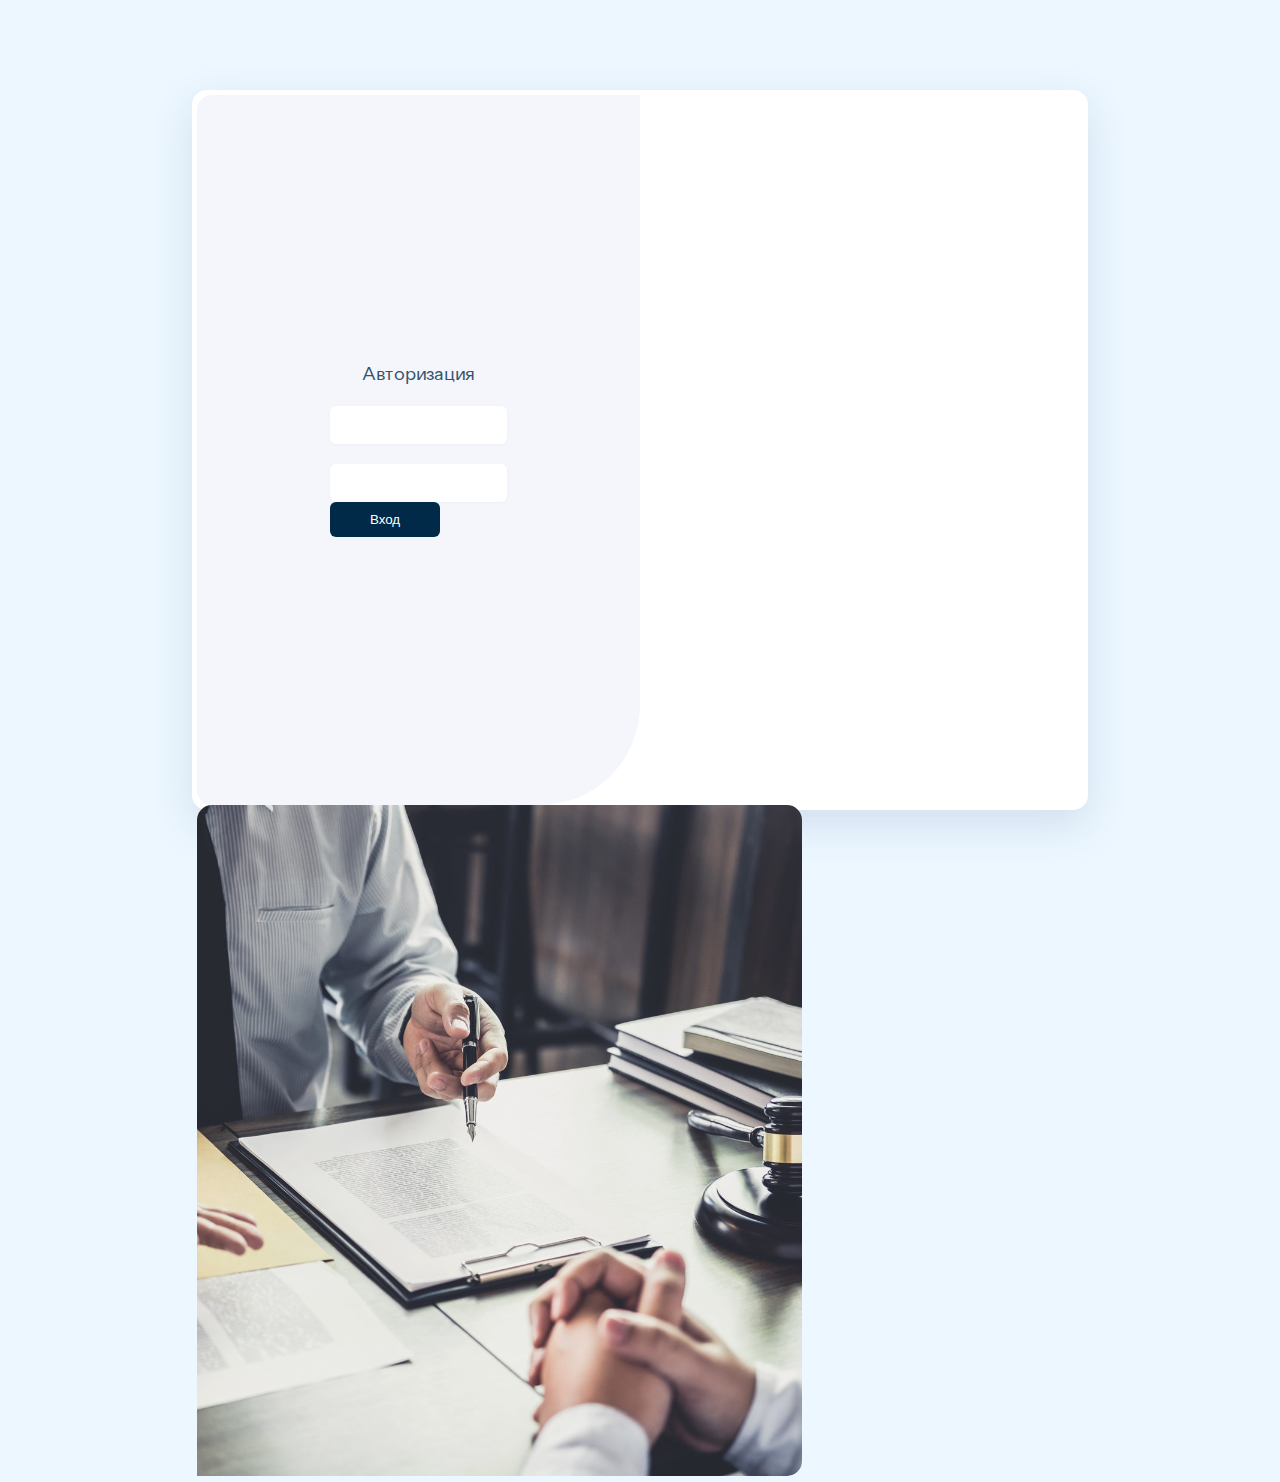
<file: login.html>
<!DOCTYPE html>
<html lang="en">
<head>
    <meta charset="UTF-8">
    <meta name="viewport" content="width=device-width, initial-scale=1.0">
    <link rel="stylesheet" href="css/login.css">
    <title>Document</title>
</head>
<body>
    <div class="login-page">
        <div class="authorization">
            <div class="login-form">
                <div class="login-form__title text-center">Авторизация</div>
                <form action="index.html" class="form-group">
                    <input type="text" class="form-control"> 
                    <input type="password">
                    <button type="button" class="login-btn">Вход</button>
                </form>
            </div>
        </div>
        <div class="company">
            <img src="images/login.png" alt="">
        </div>
    </div>

</body>
</html>
</file>
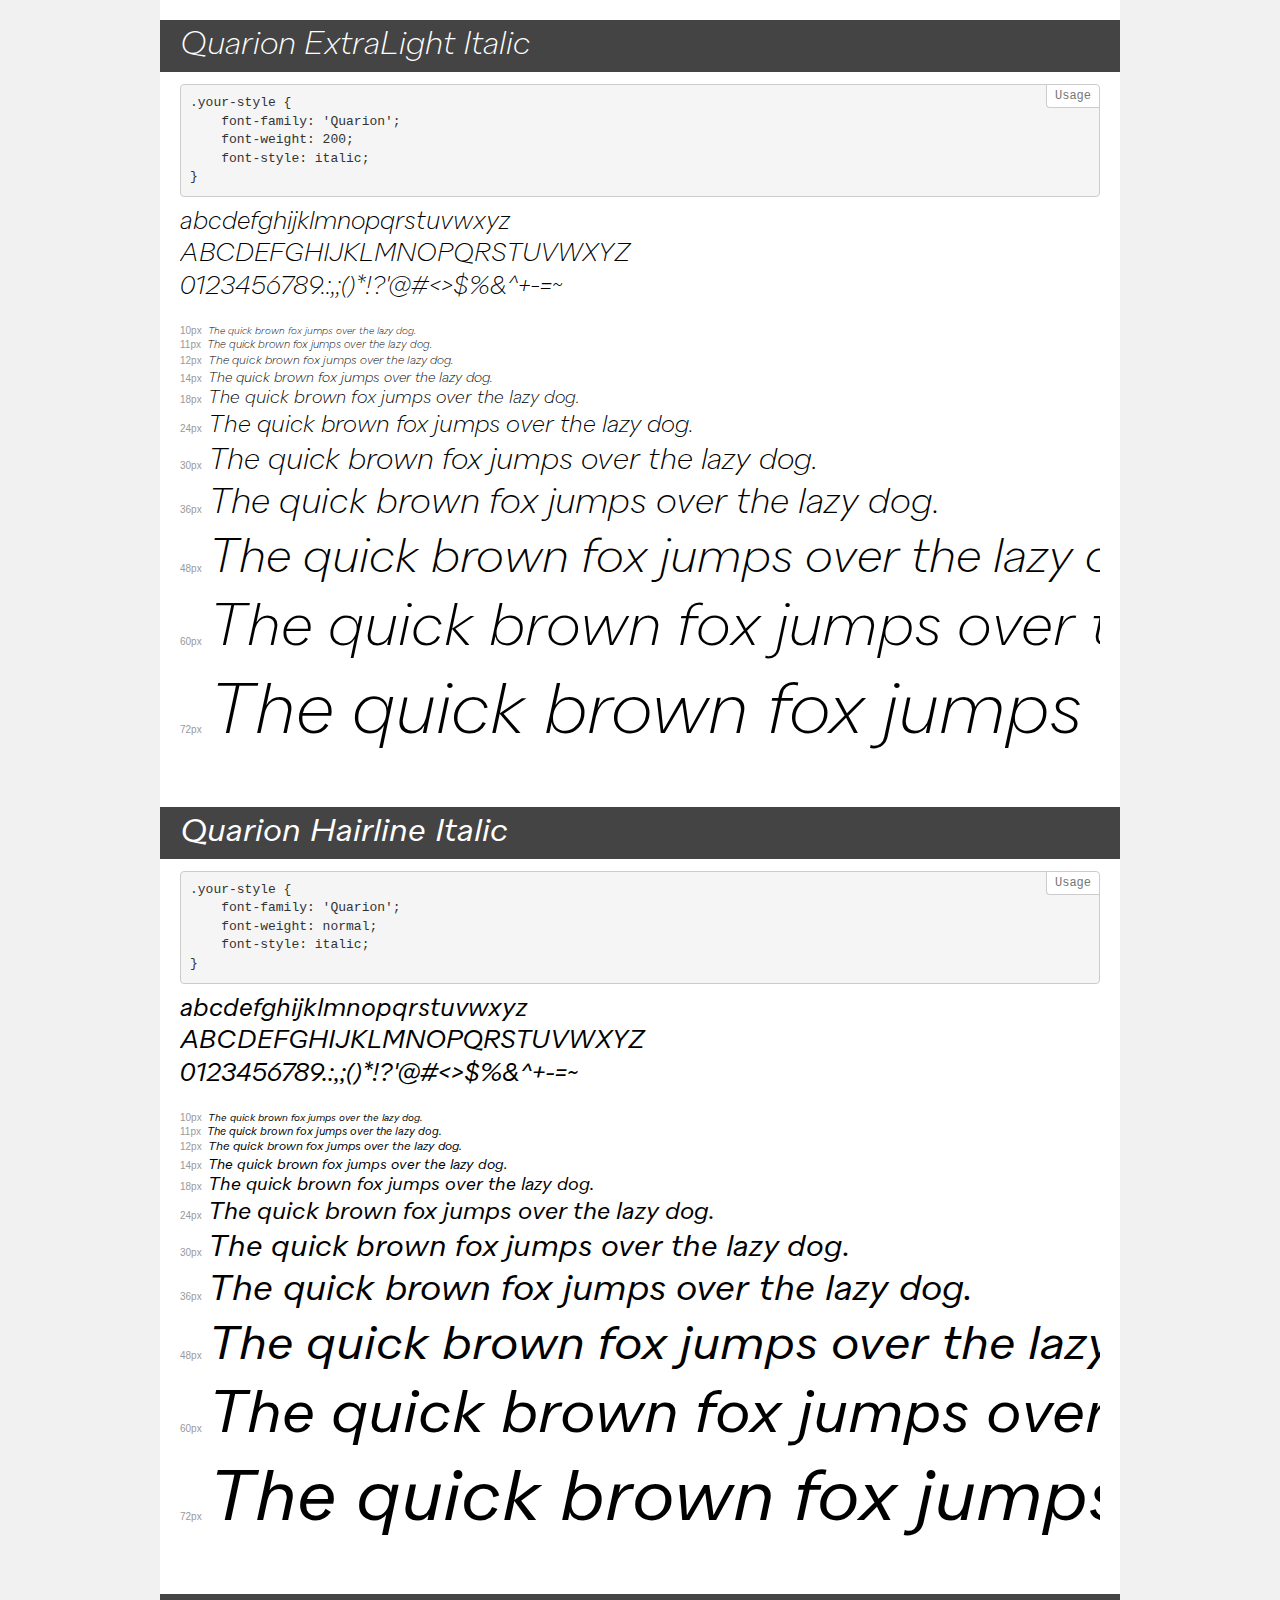
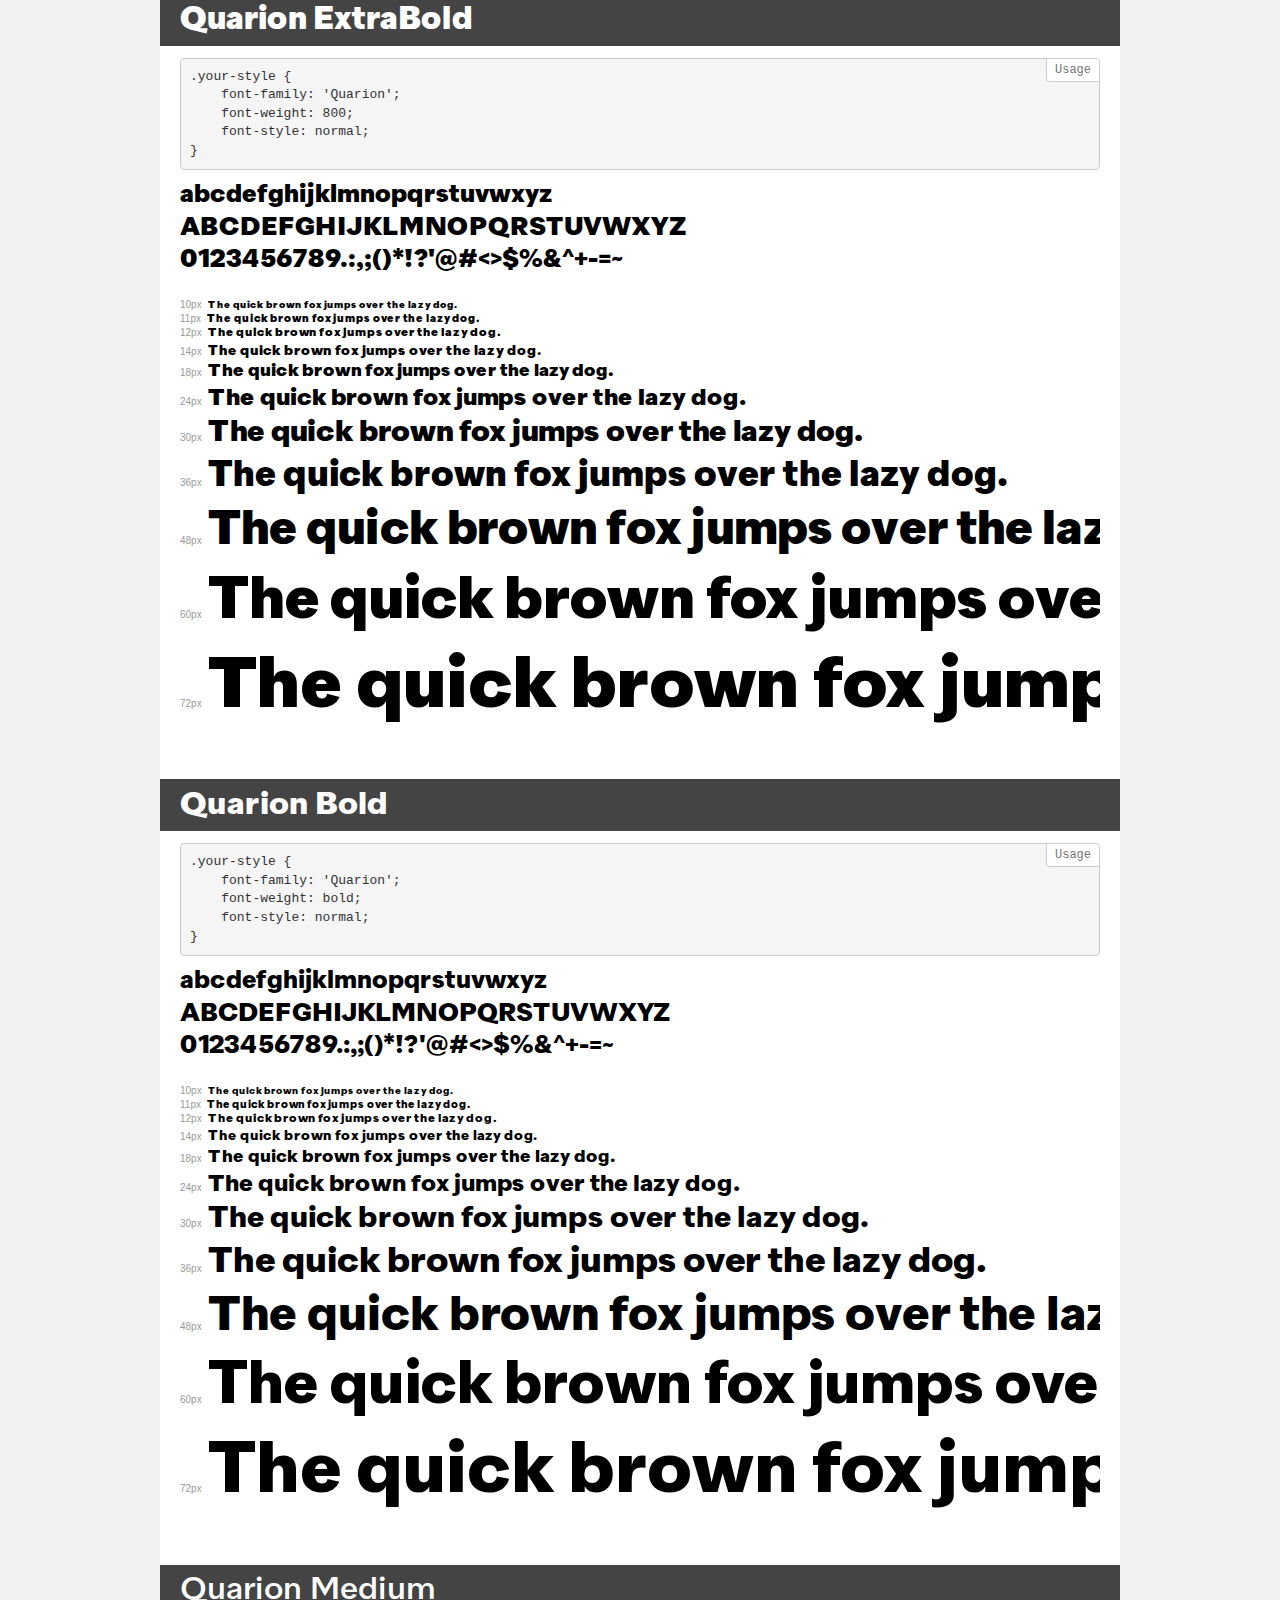
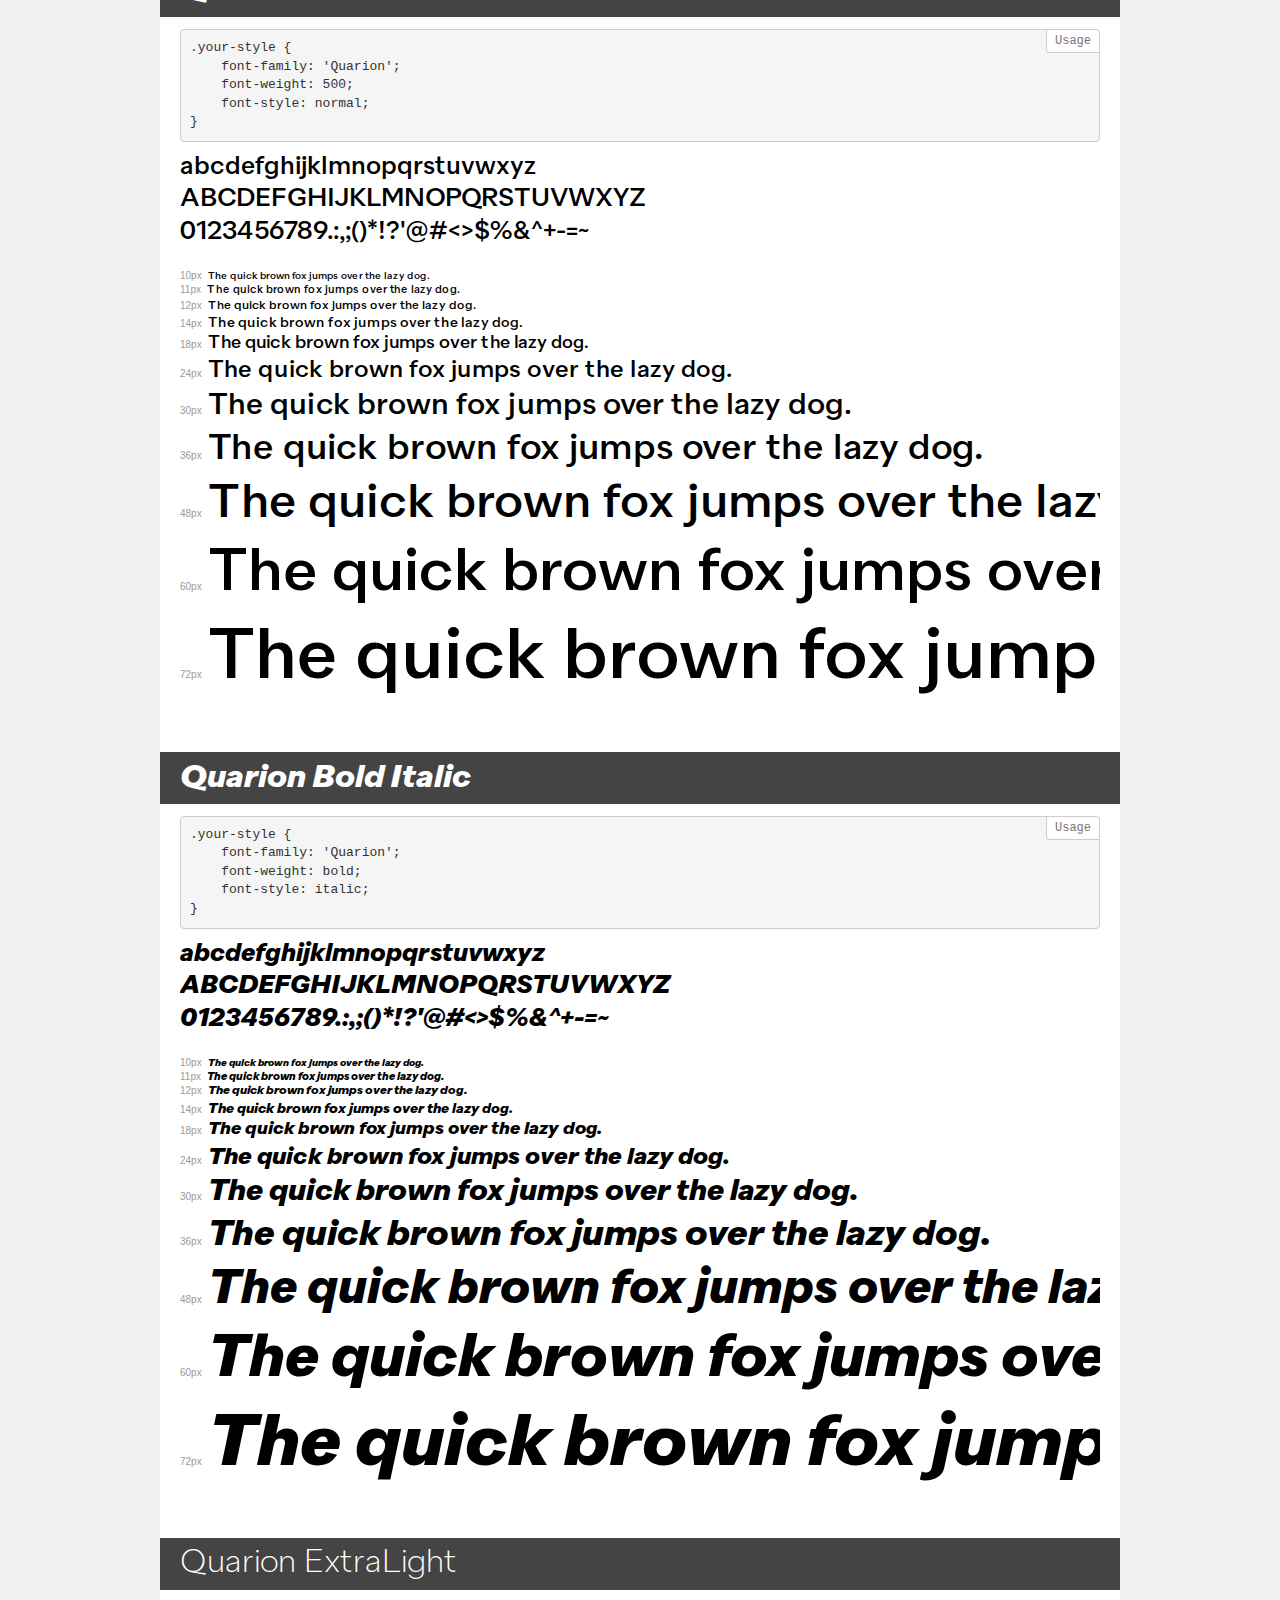
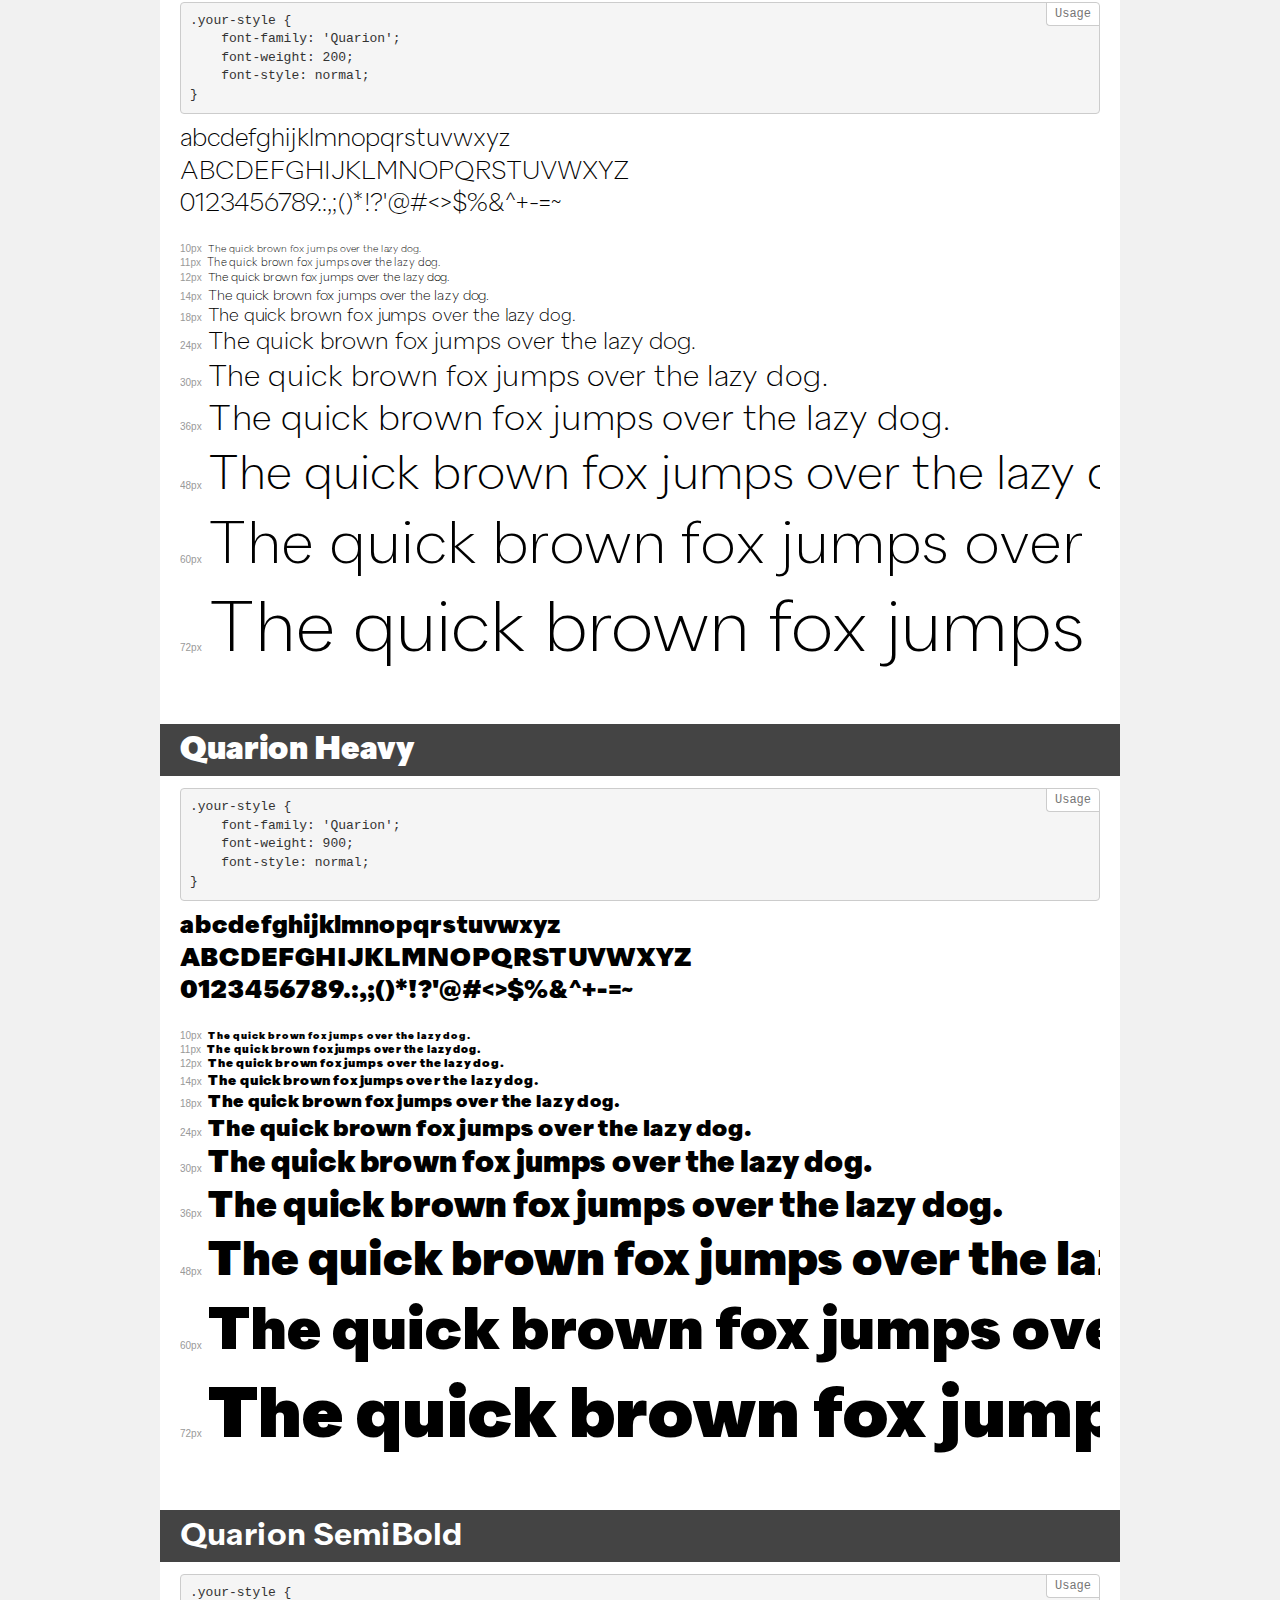
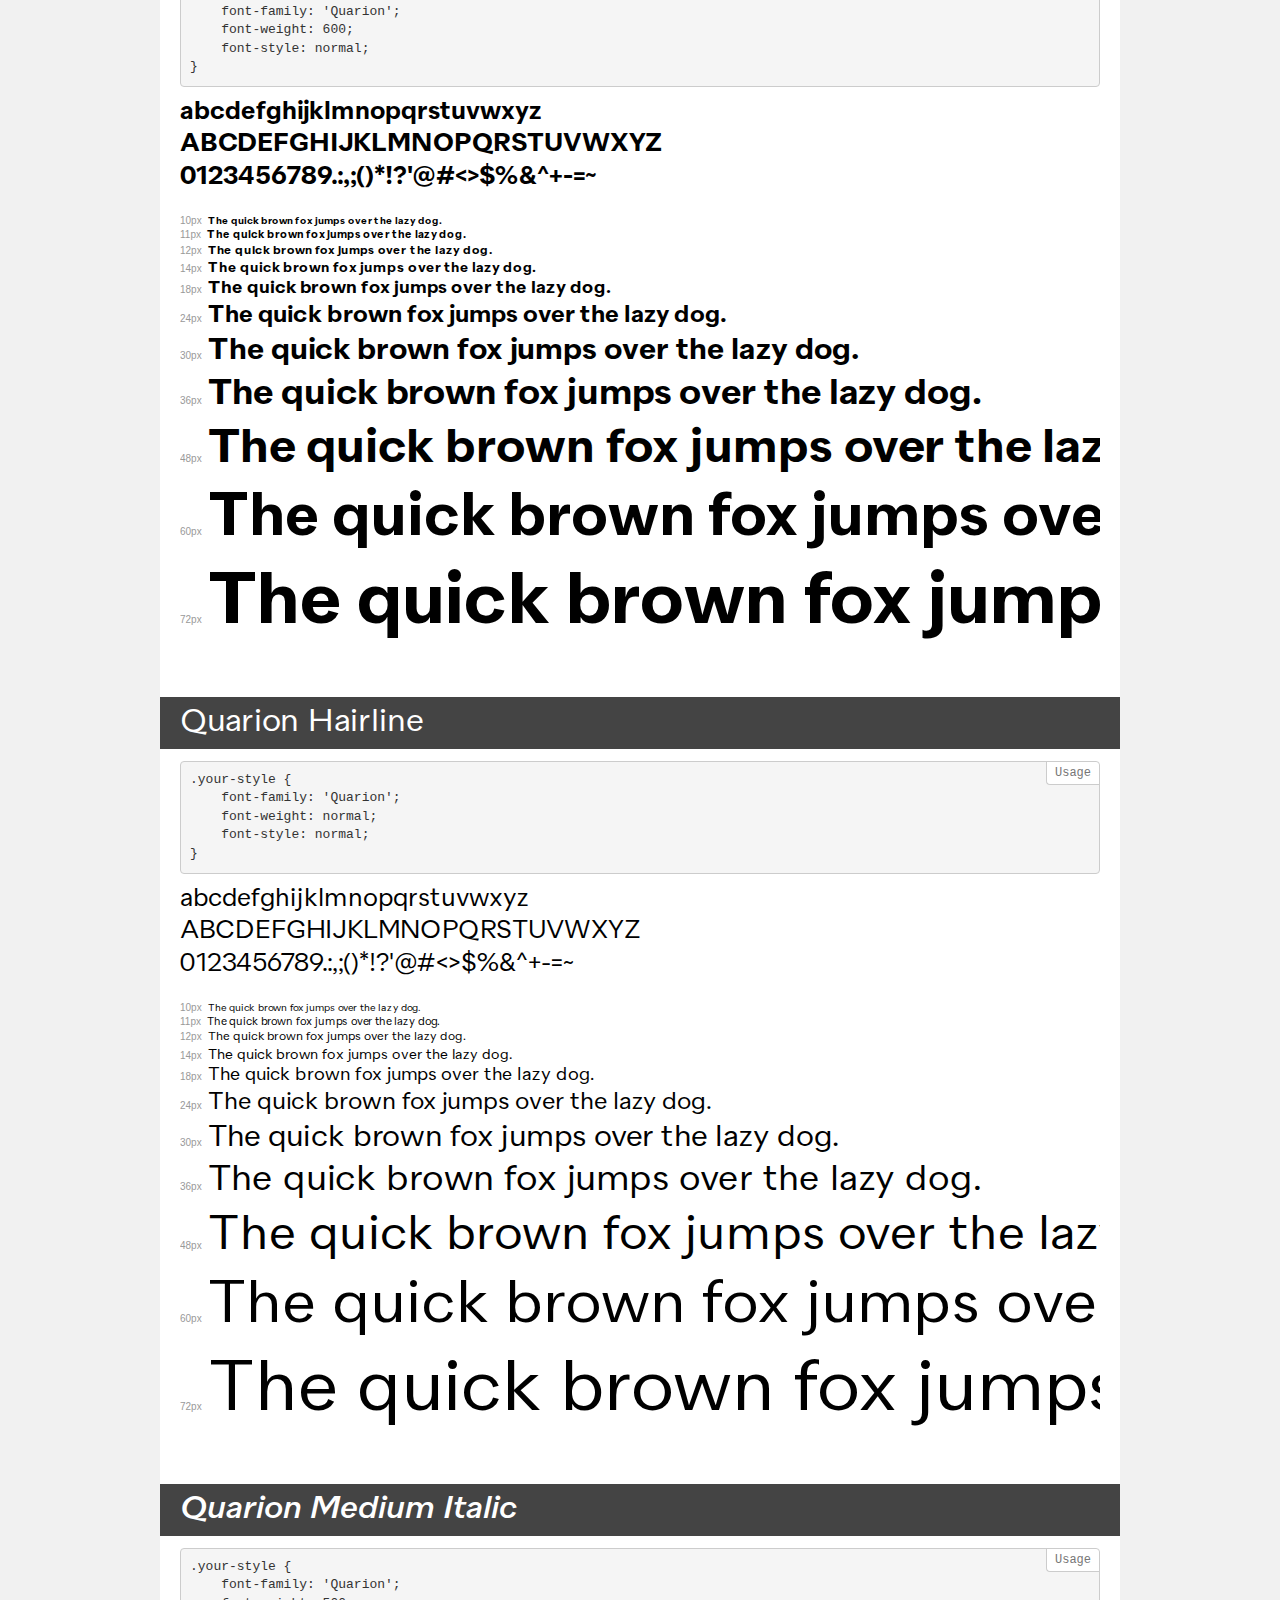
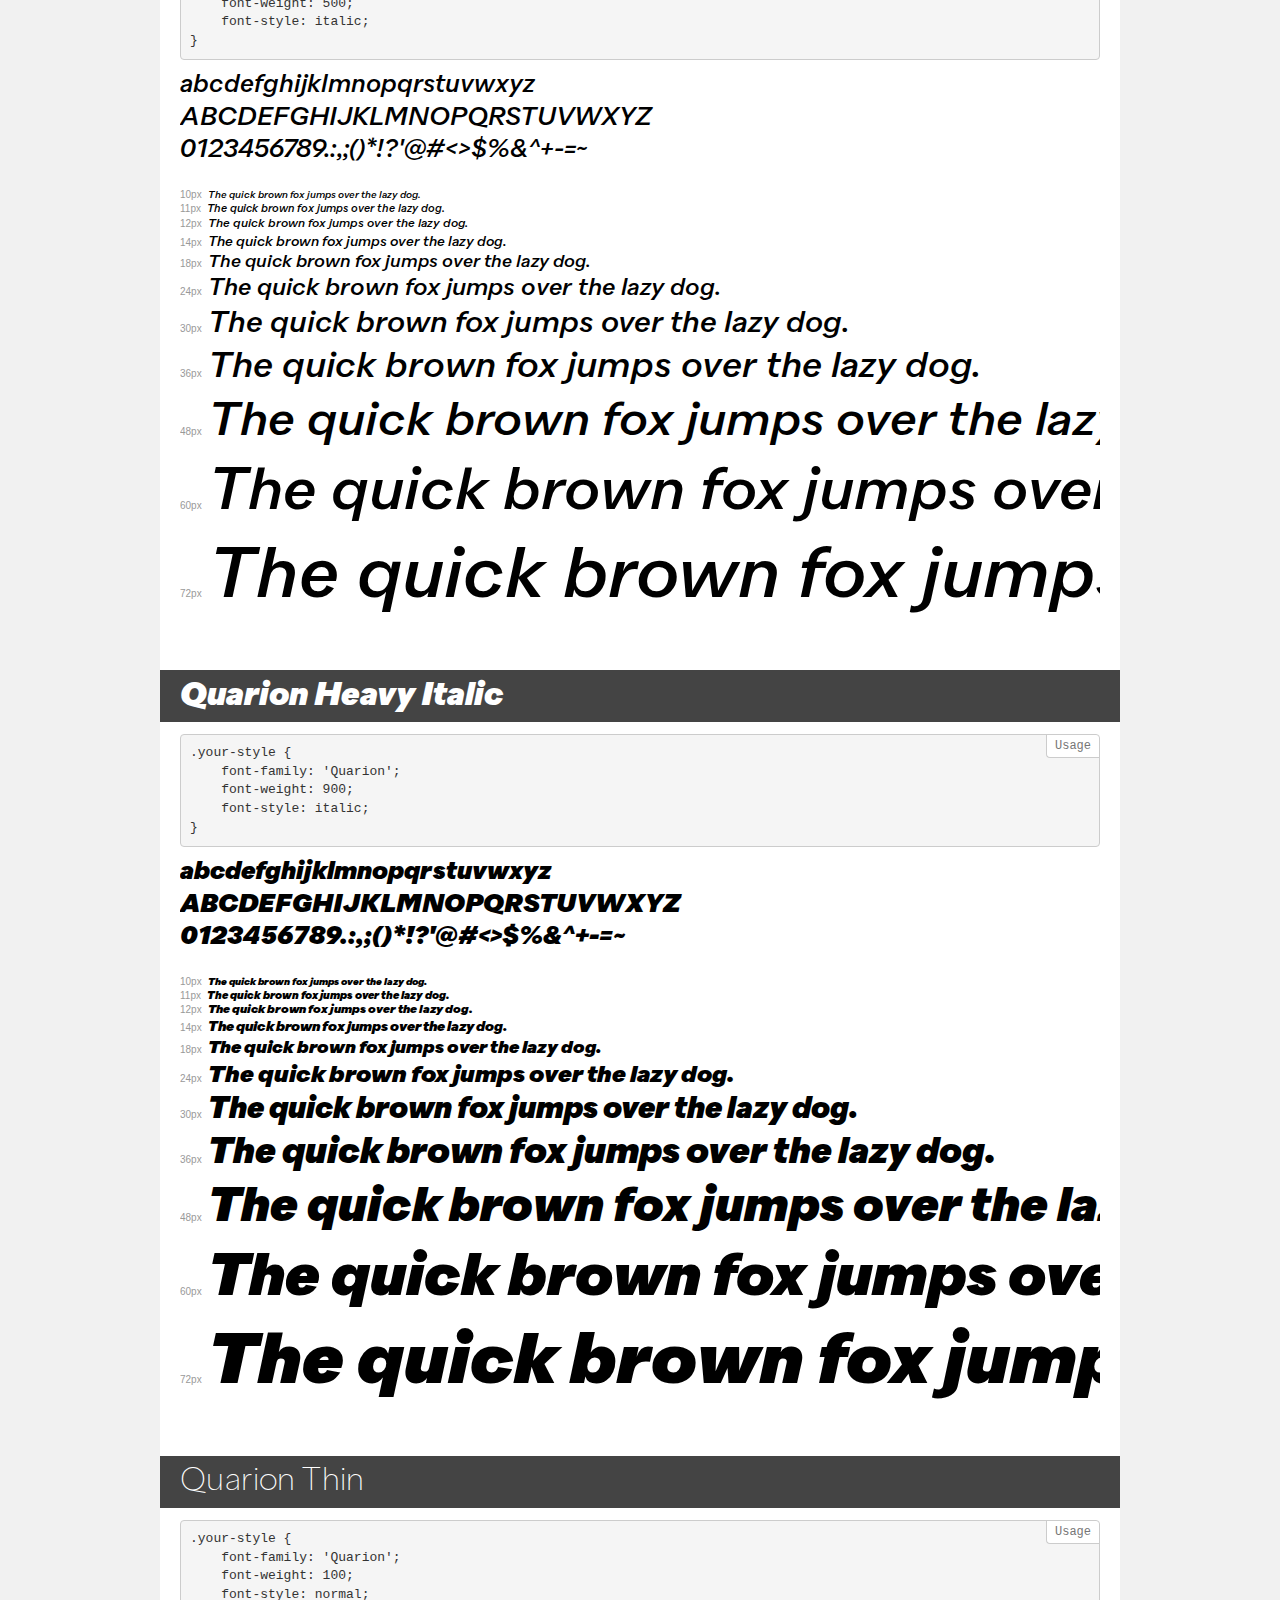
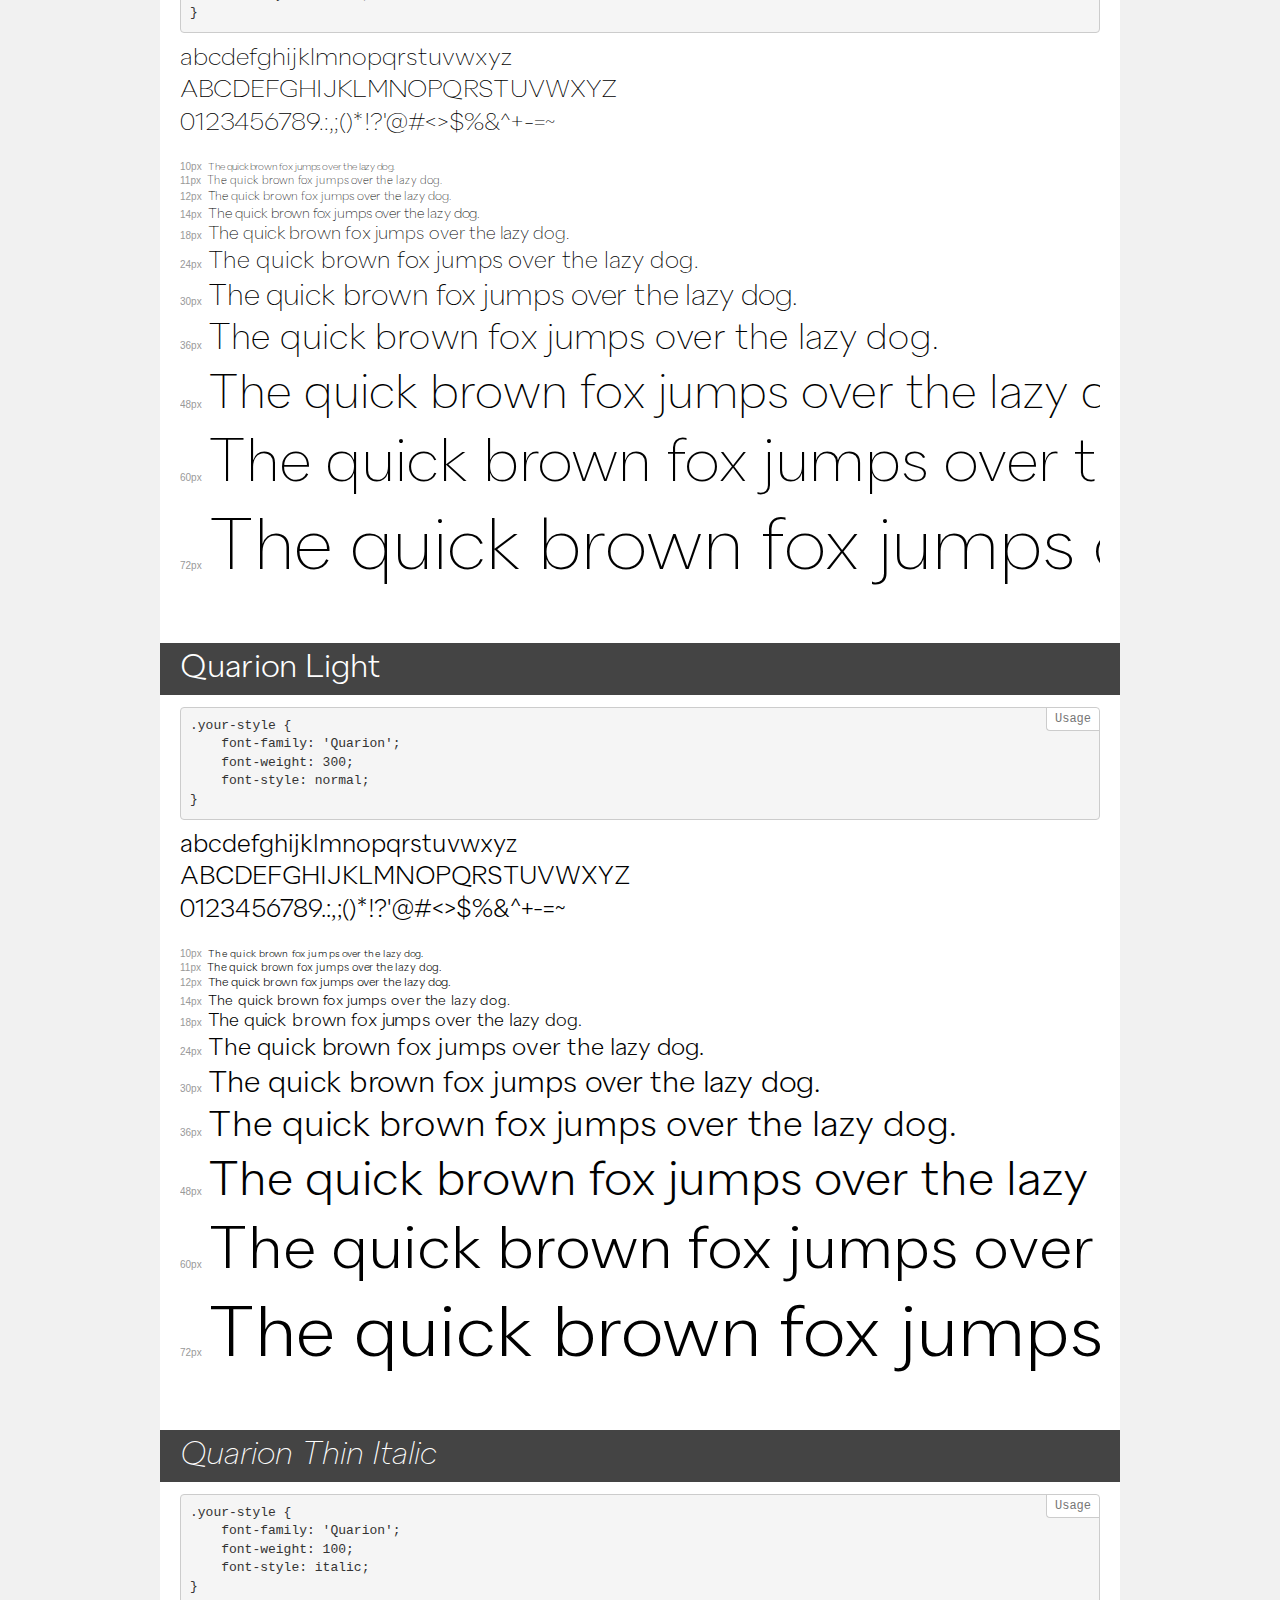
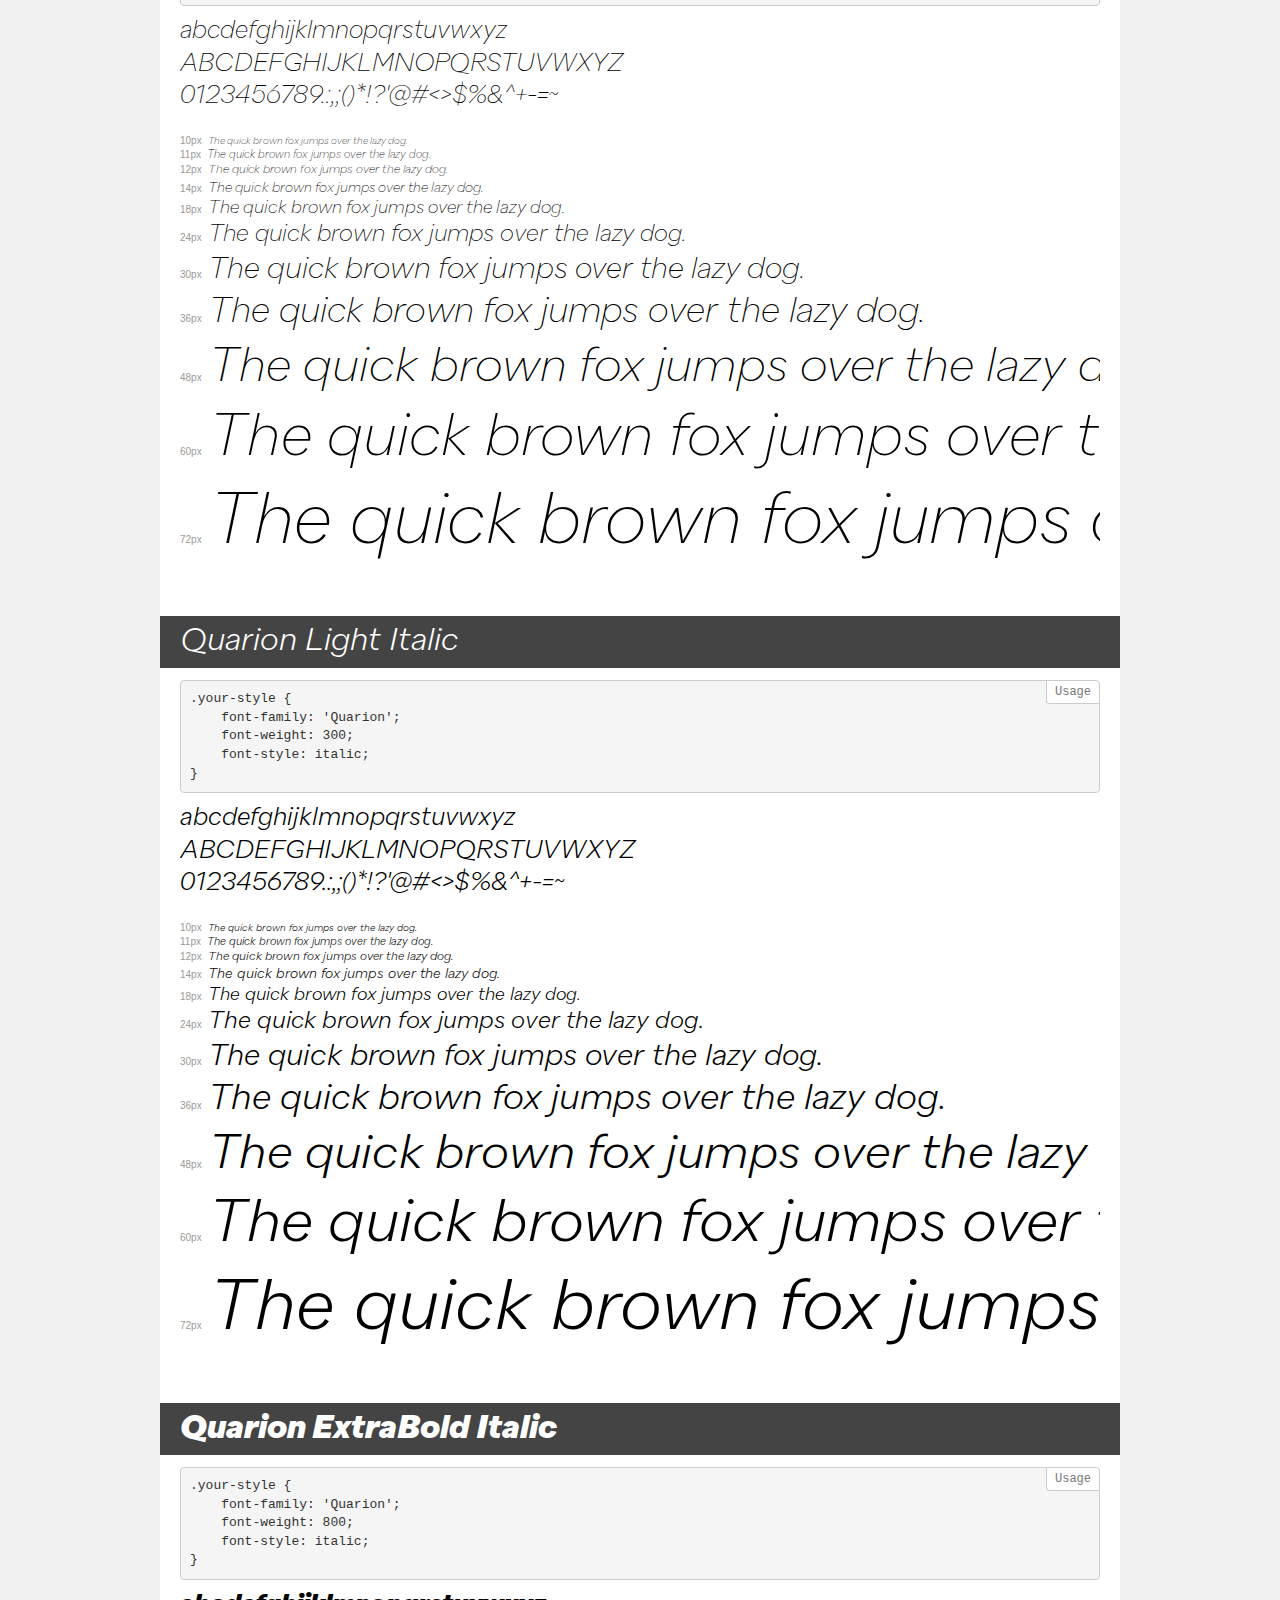
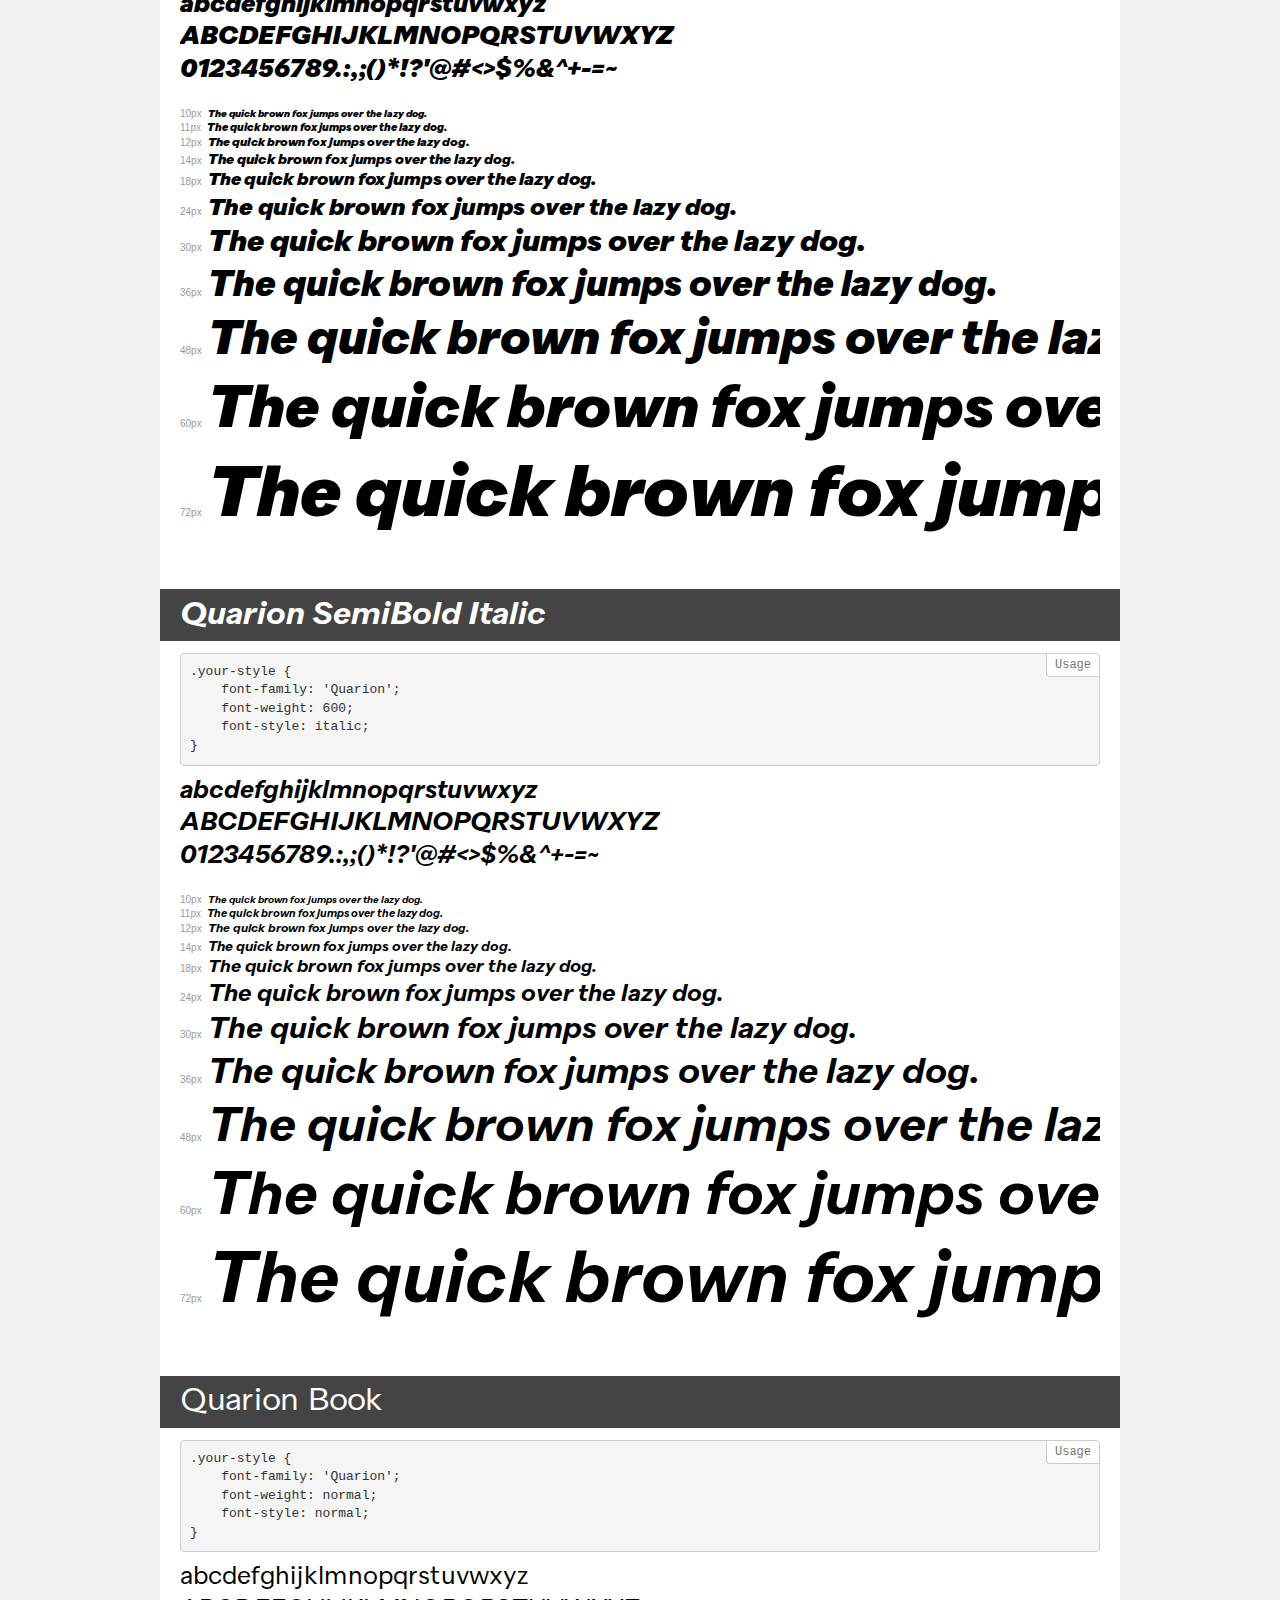
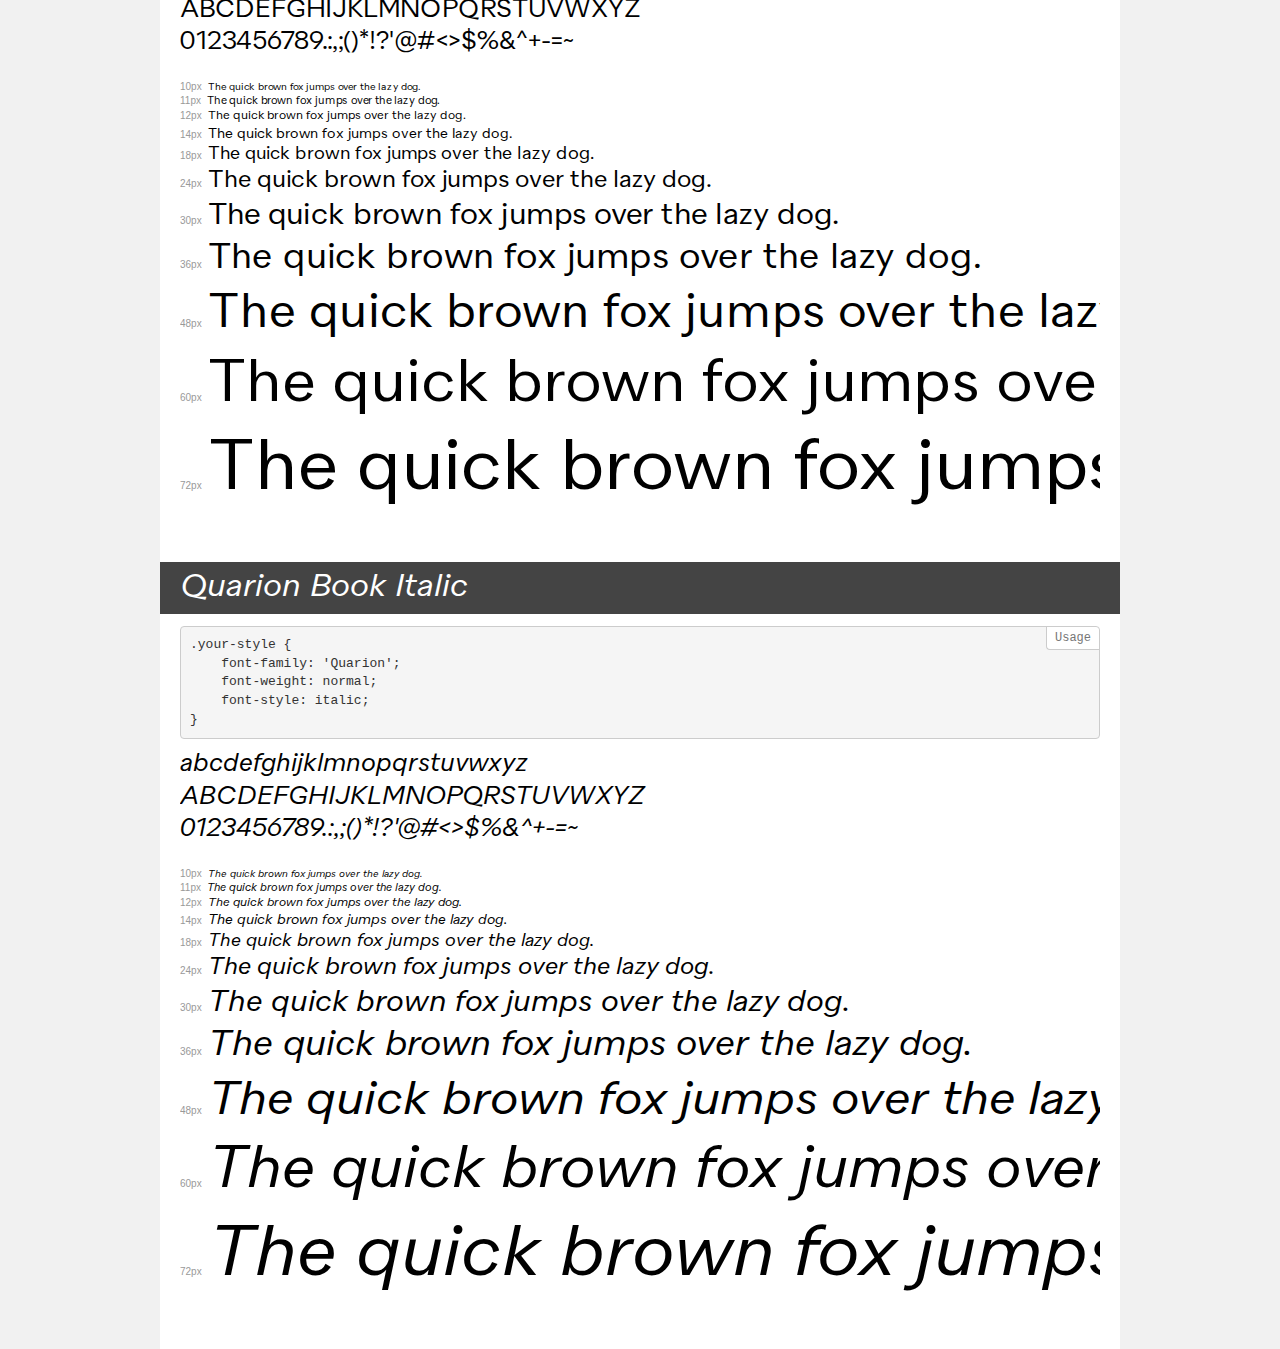
<file: fonts/demo.html>
<!DOCTYPE html>
<html>
<head>
    <meta charset="utf-8">
    <meta http-equiv="X-UA-Compatible" content="IE=edge">
    <meta name="viewport" content="width=device-width, initial-scale=1">
    <meta name="robots" content="noindex, noarchive">
    <meta name="format-detection" content="telephone=no">
    <title>Transfonter demo</title>
    <link href="stylesheet.css" rel="stylesheet">
    <style>
        /*
        http://meyerweb.com/eric/tools/css/reset/
        v2.0 | 20110126
        License: none (public domain)
        */
        html, body, div, span, applet, object, iframe,
        h1, h2, h3, h4, h5, h6, p, blockquote, pre,
        a, abbr, acronym, address, big, cite, code,
        del, dfn, em, img, ins, kbd, q, s, samp,
        small, strike, strong, sub, sup, tt, var,
        b, u, i, center,
        dl, dt, dd, ol, ul, li,
        fieldset, form, label, legend,
        table, caption, tbody, tfoot, thead, tr, th, td,
        article, aside, canvas, details, embed,
        figure, figcaption, footer, header, hgroup,
        menu, nav, output, ruby, section, summary,
        time, mark, audio, video {
            margin: 0;
            padding: 0;
            border: 0;
            font-size: 100%;
            font: inherit;
            vertical-align: baseline;
        }
        /* HTML5 display-role reset for older browsers */
        article, aside, details, figcaption, figure,
        footer, header, hgroup, menu, nav, section {
            display: block;
        }
        body {
            line-height: 1;
        }
        ol, ul {
            list-style: none;
        }
        blockquote, q {
            quotes: none;
        }
        blockquote:before, blockquote:after,
        q:before, q:after {
            content: '';
            content: none;
        }
        table {
            border-collapse: collapse;
            border-spacing: 0;
        }
        /* common styles */
        body {
            background: #f1f1f1;
            color: #000;
        }
        .page {
            background: #fff;
            width: 920px;
            margin: 0 auto;
            padding: 20px 20px 0 20px;
            overflow: hidden;
        }
        .font-container {
            overflow-x: auto;
            overflow-y: hidden;
            margin-bottom: 40px;
            line-height: 1.3;
            white-space: nowrap;
            padding-bottom: 5px;
        }
        h1 {
            position: relative;
            background: #444;
            font-size: 32px;
            color: #fff;
            padding: 10px 20px;
            margin: 0 -20px 12px -20px;
        }
        .letters {
            font-size: 25px;
            margin-bottom: 20px;
        }
        .s10:before {
            content: '10px';
        }
        .s11:before {
            content: '11px';
        }
        .s12:before {
            content: '12px';
        }
        .s14:before {
            content: '14px';
        }
        .s18:before {
            content: '18px';
        }
        .s24:before {
            content: '24px';
        }
        .s30:before {
            content: '30px';
        }
        .s36:before {
            content: '36px';
        }
        .s48:before {
            content: '48px';
        }
        .s60:before {
            content: '60px';
        }
        .s72:before {
            content: '72px';
        }
        .s10:before, .s11:before, .s12:before, .s14:before,
        .s18:before, .s24:before, .s30:before, .s36:before,
        .s48:before, .s60:before, .s72:before {
            font-family: Arial, sans-serif;
            font-size: 10px;
            font-weight: normal;
            font-style: normal;
            color: #999;
            padding-right: 6px;
        }
        pre {
            display: block;
            position: relative;
            padding: 9px;
            margin: 0 0 10px;
            font-family: Monaco, Menlo, Consolas, "Courier New", monospace !important;
            font-size: 13px;
            line-height: 1.428571429;
            color: #333;
            font-weight: normal !important;
            font-style: normal !important;
            background-color: #f5f5f5;
            border: 1px solid #ccc;
            overflow-x: auto;
            border-radius: 4px;
        }
        pre:after {
            display: block;
            position: absolute;
            right: 0;
            top: 0;
            content: 'Usage';
            line-height: 1;
            padding: 5px 8px;
            font-size: 12px;
            color: #767676;
            background-color: #fff;
            border: 1px solid #ccc;
            border-right: none;
            border-top: none;
            border-radius: 0 4px 0 4px;
            z-index: 10;
        }
        /* responsive */
        @media (max-width: 959px) {
            .page {
                width: auto;
                margin: 0;
            }
        }
    </style>
</head>
<body>
<div class="page">
    <div class="demo" style="font-family: 'Quarion'; font-weight: 200; font-style: italic;">
        <h1>Quarion ExtraLight Italic</h1>
        <pre>.your-style {
    font-family: 'Quarion';
    font-weight: 200;
    font-style: italic;
}</pre>
        <div class="font-container">
            <p class="letters">
                abcdefghijklmnopqrstuvwxyz<br>
ABCDEFGHIJKLMNOPQRSTUVWXYZ<br>
                0123456789.:,;()*!?'@#<>$%&^+-=~
            </p>
            <p class="s10" style="font-size: 10px;">The quick brown fox jumps over the lazy dog.</p>
            <p class="s11" style="font-size: 11px;">The quick brown fox jumps over the lazy dog.</p>
            <p class="s12" style="font-size: 12px;">The quick brown fox jumps over the lazy dog.</p>
            <p class="s14" style="font-size: 14px;">The quick brown fox jumps over the lazy dog.</p>
            <p class="s18" style="font-size: 18px;">The quick brown fox jumps over the lazy dog.</p>
            <p class="s24" style="font-size: 24px;">The quick brown fox jumps over the lazy dog.</p>
            <p class="s30" style="font-size: 30px;">The quick brown fox jumps over the lazy dog.</p>
            <p class="s36" style="font-size: 36px;">The quick brown fox jumps over the lazy dog.</p>
            <p class="s48" style="font-size: 48px;">The quick brown fox jumps over the lazy dog.</p>
            <p class="s60" style="font-size: 60px;">The quick brown fox jumps over the lazy dog.</p>
            <p class="s72" style="font-size: 72px;">The quick brown fox jumps over the lazy dog.</p>
        </div>
    </div>
    <div class="demo" style="font-family: 'Quarion'; font-weight: normal; font-style: italic;">
        <h1>Quarion Hairline Italic</h1>
        <pre>.your-style {
    font-family: 'Quarion';
    font-weight: normal;
    font-style: italic;
}</pre>
        <div class="font-container">
            <p class="letters">
                abcdefghijklmnopqrstuvwxyz<br>
ABCDEFGHIJKLMNOPQRSTUVWXYZ<br>
                0123456789.:,;()*!?'@#<>$%&^+-=~
            </p>
            <p class="s10" style="font-size: 10px;">The quick brown fox jumps over the lazy dog.</p>
            <p class="s11" style="font-size: 11px;">The quick brown fox jumps over the lazy dog.</p>
            <p class="s12" style="font-size: 12px;">The quick brown fox jumps over the lazy dog.</p>
            <p class="s14" style="font-size: 14px;">The quick brown fox jumps over the lazy dog.</p>
            <p class="s18" style="font-size: 18px;">The quick brown fox jumps over the lazy dog.</p>
            <p class="s24" style="font-size: 24px;">The quick brown fox jumps over the lazy dog.</p>
            <p class="s30" style="font-size: 30px;">The quick brown fox jumps over the lazy dog.</p>
            <p class="s36" style="font-size: 36px;">The quick brown fox jumps over the lazy dog.</p>
            <p class="s48" style="font-size: 48px;">The quick brown fox jumps over the lazy dog.</p>
            <p class="s60" style="font-size: 60px;">The quick brown fox jumps over the lazy dog.</p>
            <p class="s72" style="font-size: 72px;">The quick brown fox jumps over the lazy dog.</p>
        </div>
    </div>
    <div class="demo" style="font-family: 'Quarion'; font-weight: 800; font-style: normal;">
        <h1>Quarion ExtraBold</h1>
        <pre>.your-style {
    font-family: 'Quarion';
    font-weight: 800;
    font-style: normal;
}</pre>
        <div class="font-container">
            <p class="letters">
                abcdefghijklmnopqrstuvwxyz<br>
ABCDEFGHIJKLMNOPQRSTUVWXYZ<br>
                0123456789.:,;()*!?'@#<>$%&^+-=~
            </p>
            <p class="s10" style="font-size: 10px;">The quick brown fox jumps over the lazy dog.</p>
            <p class="s11" style="font-size: 11px;">The quick brown fox jumps over the lazy dog.</p>
            <p class="s12" style="font-size: 12px;">The quick brown fox jumps over the lazy dog.</p>
            <p class="s14" style="font-size: 14px;">The quick brown fox jumps over the lazy dog.</p>
            <p class="s18" style="font-size: 18px;">The quick brown fox jumps over the lazy dog.</p>
            <p class="s24" style="font-size: 24px;">The quick brown fox jumps over the lazy dog.</p>
            <p class="s30" style="font-size: 30px;">The quick brown fox jumps over the lazy dog.</p>
            <p class="s36" style="font-size: 36px;">The quick brown fox jumps over the lazy dog.</p>
            <p class="s48" style="font-size: 48px;">The quick brown fox jumps over the lazy dog.</p>
            <p class="s60" style="font-size: 60px;">The quick brown fox jumps over the lazy dog.</p>
            <p class="s72" style="font-size: 72px;">The quick brown fox jumps over the lazy dog.</p>
        </div>
    </div>
    <div class="demo" style="font-family: 'Quarion'; font-weight: bold; font-style: normal;">
        <h1>Quarion Bold</h1>
        <pre>.your-style {
    font-family: 'Quarion';
    font-weight: bold;
    font-style: normal;
}</pre>
        <div class="font-container">
            <p class="letters">
                abcdefghijklmnopqrstuvwxyz<br>
ABCDEFGHIJKLMNOPQRSTUVWXYZ<br>
                0123456789.:,;()*!?'@#<>$%&^+-=~
            </p>
            <p class="s10" style="font-size: 10px;">The quick brown fox jumps over the lazy dog.</p>
            <p class="s11" style="font-size: 11px;">The quick brown fox jumps over the lazy dog.</p>
            <p class="s12" style="font-size: 12px;">The quick brown fox jumps over the lazy dog.</p>
            <p class="s14" style="font-size: 14px;">The quick brown fox jumps over the lazy dog.</p>
            <p class="s18" style="font-size: 18px;">The quick brown fox jumps over the lazy dog.</p>
            <p class="s24" style="font-size: 24px;">The quick brown fox jumps over the lazy dog.</p>
            <p class="s30" style="font-size: 30px;">The quick brown fox jumps over the lazy dog.</p>
            <p class="s36" style="font-size: 36px;">The quick brown fox jumps over the lazy dog.</p>
            <p class="s48" style="font-size: 48px;">The quick brown fox jumps over the lazy dog.</p>
            <p class="s60" style="font-size: 60px;">The quick brown fox jumps over the lazy dog.</p>
            <p class="s72" style="font-size: 72px;">The quick brown fox jumps over the lazy dog.</p>
        </div>
    </div>
    <div class="demo" style="font-family: 'Quarion'; font-weight: 500; font-style: normal;">
        <h1>Quarion Medium</h1>
        <pre>.your-style {
    font-family: 'Quarion';
    font-weight: 500;
    font-style: normal;
}</pre>
        <div class="font-container">
            <p class="letters">
                abcdefghijklmnopqrstuvwxyz<br>
ABCDEFGHIJKLMNOPQRSTUVWXYZ<br>
                0123456789.:,;()*!?'@#<>$%&^+-=~
            </p>
            <p class="s10" style="font-size: 10px;">The quick brown fox jumps over the lazy dog.</p>
            <p class="s11" style="font-size: 11px;">The quick brown fox jumps over the lazy dog.</p>
            <p class="s12" style="font-size: 12px;">The quick brown fox jumps over the lazy dog.</p>
            <p class="s14" style="font-size: 14px;">The quick brown fox jumps over the lazy dog.</p>
            <p class="s18" style="font-size: 18px;">The quick brown fox jumps over the lazy dog.</p>
            <p class="s24" style="font-size: 24px;">The quick brown fox jumps over the lazy dog.</p>
            <p class="s30" style="font-size: 30px;">The quick brown fox jumps over the lazy dog.</p>
            <p class="s36" style="font-size: 36px;">The quick brown fox jumps over the lazy dog.</p>
            <p class="s48" style="font-size: 48px;">The quick brown fox jumps over the lazy dog.</p>
            <p class="s60" style="font-size: 60px;">The quick brown fox jumps over the lazy dog.</p>
            <p class="s72" style="font-size: 72px;">The quick brown fox jumps over the lazy dog.</p>
        </div>
    </div>
    <div class="demo" style="font-family: 'Quarion'; font-weight: bold; font-style: italic;">
        <h1>Quarion Bold Italic</h1>
        <pre>.your-style {
    font-family: 'Quarion';
    font-weight: bold;
    font-style: italic;
}</pre>
        <div class="font-container">
            <p class="letters">
                abcdefghijklmnopqrstuvwxyz<br>
ABCDEFGHIJKLMNOPQRSTUVWXYZ<br>
                0123456789.:,;()*!?'@#<>$%&^+-=~
            </p>
            <p class="s10" style="font-size: 10px;">The quick brown fox jumps over the lazy dog.</p>
            <p class="s11" style="font-size: 11px;">The quick brown fox jumps over the lazy dog.</p>
            <p class="s12" style="font-size: 12px;">The quick brown fox jumps over the lazy dog.</p>
            <p class="s14" style="font-size: 14px;">The quick brown fox jumps over the lazy dog.</p>
            <p class="s18" style="font-size: 18px;">The quick brown fox jumps over the lazy dog.</p>
            <p class="s24" style="font-size: 24px;">The quick brown fox jumps over the lazy dog.</p>
            <p class="s30" style="font-size: 30px;">The quick brown fox jumps over the lazy dog.</p>
            <p class="s36" style="font-size: 36px;">The quick brown fox jumps over the lazy dog.</p>
            <p class="s48" style="font-size: 48px;">The quick brown fox jumps over the lazy dog.</p>
            <p class="s60" style="font-size: 60px;">The quick brown fox jumps over the lazy dog.</p>
            <p class="s72" style="font-size: 72px;">The quick brown fox jumps over the lazy dog.</p>
        </div>
    </div>
    <div class="demo" style="font-family: 'Quarion'; font-weight: 200; font-style: normal;">
        <h1>Quarion ExtraLight</h1>
        <pre>.your-style {
    font-family: 'Quarion';
    font-weight: 200;
    font-style: normal;
}</pre>
        <div class="font-container">
            <p class="letters">
                abcdefghijklmnopqrstuvwxyz<br>
ABCDEFGHIJKLMNOPQRSTUVWXYZ<br>
                0123456789.:,;()*!?'@#<>$%&^+-=~
            </p>
            <p class="s10" style="font-size: 10px;">The quick brown fox jumps over the lazy dog.</p>
            <p class="s11" style="font-size: 11px;">The quick brown fox jumps over the lazy dog.</p>
            <p class="s12" style="font-size: 12px;">The quick brown fox jumps over the lazy dog.</p>
            <p class="s14" style="font-size: 14px;">The quick brown fox jumps over the lazy dog.</p>
            <p class="s18" style="font-size: 18px;">The quick brown fox jumps over the lazy dog.</p>
            <p class="s24" style="font-size: 24px;">The quick brown fox jumps over the lazy dog.</p>
            <p class="s30" style="font-size: 30px;">The quick brown fox jumps over the lazy dog.</p>
            <p class="s36" style="font-size: 36px;">The quick brown fox jumps over the lazy dog.</p>
            <p class="s48" style="font-size: 48px;">The quick brown fox jumps over the lazy dog.</p>
            <p class="s60" style="font-size: 60px;">The quick brown fox jumps over the lazy dog.</p>
            <p class="s72" style="font-size: 72px;">The quick brown fox jumps over the lazy dog.</p>
        </div>
    </div>
    <div class="demo" style="font-family: 'Quarion'; font-weight: 900; font-style: normal;">
        <h1>Quarion Heavy</h1>
        <pre>.your-style {
    font-family: 'Quarion';
    font-weight: 900;
    font-style: normal;
}</pre>
        <div class="font-container">
            <p class="letters">
                abcdefghijklmnopqrstuvwxyz<br>
ABCDEFGHIJKLMNOPQRSTUVWXYZ<br>
                0123456789.:,;()*!?'@#<>$%&^+-=~
            </p>
            <p class="s10" style="font-size: 10px;">The quick brown fox jumps over the lazy dog.</p>
            <p class="s11" style="font-size: 11px;">The quick brown fox jumps over the lazy dog.</p>
            <p class="s12" style="font-size: 12px;">The quick brown fox jumps over the lazy dog.</p>
            <p class="s14" style="font-size: 14px;">The quick brown fox jumps over the lazy dog.</p>
            <p class="s18" style="font-size: 18px;">The quick brown fox jumps over the lazy dog.</p>
            <p class="s24" style="font-size: 24px;">The quick brown fox jumps over the lazy dog.</p>
            <p class="s30" style="font-size: 30px;">The quick brown fox jumps over the lazy dog.</p>
            <p class="s36" style="font-size: 36px;">The quick brown fox jumps over the lazy dog.</p>
            <p class="s48" style="font-size: 48px;">The quick brown fox jumps over the lazy dog.</p>
            <p class="s60" style="font-size: 60px;">The quick brown fox jumps over the lazy dog.</p>
            <p class="s72" style="font-size: 72px;">The quick brown fox jumps over the lazy dog.</p>
        </div>
    </div>
    <div class="demo" style="font-family: 'Quarion'; font-weight: 600; font-style: normal;">
        <h1>Quarion SemiBold</h1>
        <pre>.your-style {
    font-family: 'Quarion';
    font-weight: 600;
    font-style: normal;
}</pre>
        <div class="font-container">
            <p class="letters">
                abcdefghijklmnopqrstuvwxyz<br>
ABCDEFGHIJKLMNOPQRSTUVWXYZ<br>
                0123456789.:,;()*!?'@#<>$%&^+-=~
            </p>
            <p class="s10" style="font-size: 10px;">The quick brown fox jumps over the lazy dog.</p>
            <p class="s11" style="font-size: 11px;">The quick brown fox jumps over the lazy dog.</p>
            <p class="s12" style="font-size: 12px;">The quick brown fox jumps over the lazy dog.</p>
            <p class="s14" style="font-size: 14px;">The quick brown fox jumps over the lazy dog.</p>
            <p class="s18" style="font-size: 18px;">The quick brown fox jumps over the lazy dog.</p>
            <p class="s24" style="font-size: 24px;">The quick brown fox jumps over the lazy dog.</p>
            <p class="s30" style="font-size: 30px;">The quick brown fox jumps over the lazy dog.</p>
            <p class="s36" style="font-size: 36px;">The quick brown fox jumps over the lazy dog.</p>
            <p class="s48" style="font-size: 48px;">The quick brown fox jumps over the lazy dog.</p>
            <p class="s60" style="font-size: 60px;">The quick brown fox jumps over the lazy dog.</p>
            <p class="s72" style="font-size: 72px;">The quick brown fox jumps over the lazy dog.</p>
        </div>
    </div>
    <div class="demo" style="font-family: 'Quarion'; font-weight: normal; font-style: normal;">
        <h1>Quarion Hairline</h1>
        <pre>.your-style {
    font-family: 'Quarion';
    font-weight: normal;
    font-style: normal;
}</pre>
        <div class="font-container">
            <p class="letters">
                abcdefghijklmnopqrstuvwxyz<br>
ABCDEFGHIJKLMNOPQRSTUVWXYZ<br>
                0123456789.:,;()*!?'@#<>$%&^+-=~
            </p>
            <p class="s10" style="font-size: 10px;">The quick brown fox jumps over the lazy dog.</p>
            <p class="s11" style="font-size: 11px;">The quick brown fox jumps over the lazy dog.</p>
            <p class="s12" style="font-size: 12px;">The quick brown fox jumps over the lazy dog.</p>
            <p class="s14" style="font-size: 14px;">The quick brown fox jumps over the lazy dog.</p>
            <p class="s18" style="font-size: 18px;">The quick brown fox jumps over the lazy dog.</p>
            <p class="s24" style="font-size: 24px;">The quick brown fox jumps over the lazy dog.</p>
            <p class="s30" style="font-size: 30px;">The quick brown fox jumps over the lazy dog.</p>
            <p class="s36" style="font-size: 36px;">The quick brown fox jumps over the lazy dog.</p>
            <p class="s48" style="font-size: 48px;">The quick brown fox jumps over the lazy dog.</p>
            <p class="s60" style="font-size: 60px;">The quick brown fox jumps over the lazy dog.</p>
            <p class="s72" style="font-size: 72px;">The quick brown fox jumps over the lazy dog.</p>
        </div>
    </div>
    <div class="demo" style="font-family: 'Quarion'; font-weight: 500; font-style: italic;">
        <h1>Quarion Medium Italic</h1>
        <pre>.your-style {
    font-family: 'Quarion';
    font-weight: 500;
    font-style: italic;
}</pre>
        <div class="font-container">
            <p class="letters">
                abcdefghijklmnopqrstuvwxyz<br>
ABCDEFGHIJKLMNOPQRSTUVWXYZ<br>
                0123456789.:,;()*!?'@#<>$%&^+-=~
            </p>
            <p class="s10" style="font-size: 10px;">The quick brown fox jumps over the lazy dog.</p>
            <p class="s11" style="font-size: 11px;">The quick brown fox jumps over the lazy dog.</p>
            <p class="s12" style="font-size: 12px;">The quick brown fox jumps over the lazy dog.</p>
            <p class="s14" style="font-size: 14px;">The quick brown fox jumps over the lazy dog.</p>
            <p class="s18" style="font-size: 18px;">The quick brown fox jumps over the lazy dog.</p>
            <p class="s24" style="font-size: 24px;">The quick brown fox jumps over the lazy dog.</p>
            <p class="s30" style="font-size: 30px;">The quick brown fox jumps over the lazy dog.</p>
            <p class="s36" style="font-size: 36px;">The quick brown fox jumps over the lazy dog.</p>
            <p class="s48" style="font-size: 48px;">The quick brown fox jumps over the lazy dog.</p>
            <p class="s60" style="font-size: 60px;">The quick brown fox jumps over the lazy dog.</p>
            <p class="s72" style="font-size: 72px;">The quick brown fox jumps over the lazy dog.</p>
        </div>
    </div>
    <div class="demo" style="font-family: 'Quarion'; font-weight: 900; font-style: italic;">
        <h1>Quarion Heavy Italic</h1>
        <pre>.your-style {
    font-family: 'Quarion';
    font-weight: 900;
    font-style: italic;
}</pre>
        <div class="font-container">
            <p class="letters">
                abcdefghijklmnopqrstuvwxyz<br>
ABCDEFGHIJKLMNOPQRSTUVWXYZ<br>
                0123456789.:,;()*!?'@#<>$%&^+-=~
            </p>
            <p class="s10" style="font-size: 10px;">The quick brown fox jumps over the lazy dog.</p>
            <p class="s11" style="font-size: 11px;">The quick brown fox jumps over the lazy dog.</p>
            <p class="s12" style="font-size: 12px;">The quick brown fox jumps over the lazy dog.</p>
            <p class="s14" style="font-size: 14px;">The quick brown fox jumps over the lazy dog.</p>
            <p class="s18" style="font-size: 18px;">The quick brown fox jumps over the lazy dog.</p>
            <p class="s24" style="font-size: 24px;">The quick brown fox jumps over the lazy dog.</p>
            <p class="s30" style="font-size: 30px;">The quick brown fox jumps over the lazy dog.</p>
            <p class="s36" style="font-size: 36px;">The quick brown fox jumps over the lazy dog.</p>
            <p class="s48" style="font-size: 48px;">The quick brown fox jumps over the lazy dog.</p>
            <p class="s60" style="font-size: 60px;">The quick brown fox jumps over the lazy dog.</p>
            <p class="s72" style="font-size: 72px;">The quick brown fox jumps over the lazy dog.</p>
        </div>
    </div>
    <div class="demo" style="font-family: 'Quarion'; font-weight: 100; font-style: normal;">
        <h1>Quarion Thin</h1>
        <pre>.your-style {
    font-family: 'Quarion';
    font-weight: 100;
    font-style: normal;
}</pre>
        <div class="font-container">
            <p class="letters">
                abcdefghijklmnopqrstuvwxyz<br>
ABCDEFGHIJKLMNOPQRSTUVWXYZ<br>
                0123456789.:,;()*!?'@#<>$%&^+-=~
            </p>
            <p class="s10" style="font-size: 10px;">The quick brown fox jumps over the lazy dog.</p>
            <p class="s11" style="font-size: 11px;">The quick brown fox jumps over the lazy dog.</p>
            <p class="s12" style="font-size: 12px;">The quick brown fox jumps over the lazy dog.</p>
            <p class="s14" style="font-size: 14px;">The quick brown fox jumps over the lazy dog.</p>
            <p class="s18" style="font-size: 18px;">The quick brown fox jumps over the lazy dog.</p>
            <p class="s24" style="font-size: 24px;">The quick brown fox jumps over the lazy dog.</p>
            <p class="s30" style="font-size: 30px;">The quick brown fox jumps over the lazy dog.</p>
            <p class="s36" style="font-size: 36px;">The quick brown fox jumps over the lazy dog.</p>
            <p class="s48" style="font-size: 48px;">The quick brown fox jumps over the lazy dog.</p>
            <p class="s60" style="font-size: 60px;">The quick brown fox jumps over the lazy dog.</p>
            <p class="s72" style="font-size: 72px;">The quick brown fox jumps over the lazy dog.</p>
        </div>
    </div>
    <div class="demo" style="font-family: 'Quarion'; font-weight: 300; font-style: normal;">
        <h1>Quarion Light</h1>
        <pre>.your-style {
    font-family: 'Quarion';
    font-weight: 300;
    font-style: normal;
}</pre>
        <div class="font-container">
            <p class="letters">
                abcdefghijklmnopqrstuvwxyz<br>
ABCDEFGHIJKLMNOPQRSTUVWXYZ<br>
                0123456789.:,;()*!?'@#<>$%&^+-=~
            </p>
            <p class="s10" style="font-size: 10px;">The quick brown fox jumps over the lazy dog.</p>
            <p class="s11" style="font-size: 11px;">The quick brown fox jumps over the lazy dog.</p>
            <p class="s12" style="font-size: 12px;">The quick brown fox jumps over the lazy dog.</p>
            <p class="s14" style="font-size: 14px;">The quick brown fox jumps over the lazy dog.</p>
            <p class="s18" style="font-size: 18px;">The quick brown fox jumps over the lazy dog.</p>
            <p class="s24" style="font-size: 24px;">The quick brown fox jumps over the lazy dog.</p>
            <p class="s30" style="font-size: 30px;">The quick brown fox jumps over the lazy dog.</p>
            <p class="s36" style="font-size: 36px;">The quick brown fox jumps over the lazy dog.</p>
            <p class="s48" style="font-size: 48px;">The quick brown fox jumps over the lazy dog.</p>
            <p class="s60" style="font-size: 60px;">The quick brown fox jumps over the lazy dog.</p>
            <p class="s72" style="font-size: 72px;">The quick brown fox jumps over the lazy dog.</p>
        </div>
    </div>
    <div class="demo" style="font-family: 'Quarion'; font-weight: 100; font-style: italic;">
        <h1>Quarion Thin Italic</h1>
        <pre>.your-style {
    font-family: 'Quarion';
    font-weight: 100;
    font-style: italic;
}</pre>
        <div class="font-container">
            <p class="letters">
                abcdefghijklmnopqrstuvwxyz<br>
ABCDEFGHIJKLMNOPQRSTUVWXYZ<br>
                0123456789.:,;()*!?'@#<>$%&^+-=~
            </p>
            <p class="s10" style="font-size: 10px;">The quick brown fox jumps over the lazy dog.</p>
            <p class="s11" style="font-size: 11px;">The quick brown fox jumps over the lazy dog.</p>
            <p class="s12" style="font-size: 12px;">The quick brown fox jumps over the lazy dog.</p>
            <p class="s14" style="font-size: 14px;">The quick brown fox jumps over the lazy dog.</p>
            <p class="s18" style="font-size: 18px;">The quick brown fox jumps over the lazy dog.</p>
            <p class="s24" style="font-size: 24px;">The quick brown fox jumps over the lazy dog.</p>
            <p class="s30" style="font-size: 30px;">The quick brown fox jumps over the lazy dog.</p>
            <p class="s36" style="font-size: 36px;">The quick brown fox jumps over the lazy dog.</p>
            <p class="s48" style="font-size: 48px;">The quick brown fox jumps over the lazy dog.</p>
            <p class="s60" style="font-size: 60px;">The quick brown fox jumps over the lazy dog.</p>
            <p class="s72" style="font-size: 72px;">The quick brown fox jumps over the lazy dog.</p>
        </div>
    </div>
    <div class="demo" style="font-family: 'Quarion'; font-weight: 300; font-style: italic;">
        <h1>Quarion Light Italic</h1>
        <pre>.your-style {
    font-family: 'Quarion';
    font-weight: 300;
    font-style: italic;
}</pre>
        <div class="font-container">
            <p class="letters">
                abcdefghijklmnopqrstuvwxyz<br>
ABCDEFGHIJKLMNOPQRSTUVWXYZ<br>
                0123456789.:,;()*!?'@#<>$%&^+-=~
            </p>
            <p class="s10" style="font-size: 10px;">The quick brown fox jumps over the lazy dog.</p>
            <p class="s11" style="font-size: 11px;">The quick brown fox jumps over the lazy dog.</p>
            <p class="s12" style="font-size: 12px;">The quick brown fox jumps over the lazy dog.</p>
            <p class="s14" style="font-size: 14px;">The quick brown fox jumps over the lazy dog.</p>
            <p class="s18" style="font-size: 18px;">The quick brown fox jumps over the lazy dog.</p>
            <p class="s24" style="font-size: 24px;">The quick brown fox jumps over the lazy dog.</p>
            <p class="s30" style="font-size: 30px;">The quick brown fox jumps over the lazy dog.</p>
            <p class="s36" style="font-size: 36px;">The quick brown fox jumps over the lazy dog.</p>
            <p class="s48" style="font-size: 48px;">The quick brown fox jumps over the lazy dog.</p>
            <p class="s60" style="font-size: 60px;">The quick brown fox jumps over the lazy dog.</p>
            <p class="s72" style="font-size: 72px;">The quick brown fox jumps over the lazy dog.</p>
        </div>
    </div>
    <div class="demo" style="font-family: 'Quarion'; font-weight: 800; font-style: italic;">
        <h1>Quarion ExtraBold Italic</h1>
        <pre>.your-style {
    font-family: 'Quarion';
    font-weight: 800;
    font-style: italic;
}</pre>
        <div class="font-container">
            <p class="letters">
                abcdefghijklmnopqrstuvwxyz<br>
ABCDEFGHIJKLMNOPQRSTUVWXYZ<br>
                0123456789.:,;()*!?'@#<>$%&^+-=~
            </p>
            <p class="s10" style="font-size: 10px;">The quick brown fox jumps over the lazy dog.</p>
            <p class="s11" style="font-size: 11px;">The quick brown fox jumps over the lazy dog.</p>
            <p class="s12" style="font-size: 12px;">The quick brown fox jumps over the lazy dog.</p>
            <p class="s14" style="font-size: 14px;">The quick brown fox jumps over the lazy dog.</p>
            <p class="s18" style="font-size: 18px;">The quick brown fox jumps over the lazy dog.</p>
            <p class="s24" style="font-size: 24px;">The quick brown fox jumps over the lazy dog.</p>
            <p class="s30" style="font-size: 30px;">The quick brown fox jumps over the lazy dog.</p>
            <p class="s36" style="font-size: 36px;">The quick brown fox jumps over the lazy dog.</p>
            <p class="s48" style="font-size: 48px;">The quick brown fox jumps over the lazy dog.</p>
            <p class="s60" style="font-size: 60px;">The quick brown fox jumps over the lazy dog.</p>
            <p class="s72" style="font-size: 72px;">The quick brown fox jumps over the lazy dog.</p>
        </div>
    </div>
    <div class="demo" style="font-family: 'Quarion'; font-weight: 600; font-style: italic;">
        <h1>Quarion SemiBold Italic</h1>
        <pre>.your-style {
    font-family: 'Quarion';
    font-weight: 600;
    font-style: italic;
}</pre>
        <div class="font-container">
            <p class="letters">
                abcdefghijklmnopqrstuvwxyz<br>
ABCDEFGHIJKLMNOPQRSTUVWXYZ<br>
                0123456789.:,;()*!?'@#<>$%&^+-=~
            </p>
            <p class="s10" style="font-size: 10px;">The quick brown fox jumps over the lazy dog.</p>
            <p class="s11" style="font-size: 11px;">The quick brown fox jumps over the lazy dog.</p>
            <p class="s12" style="font-size: 12px;">The quick brown fox jumps over the lazy dog.</p>
            <p class="s14" style="font-size: 14px;">The quick brown fox jumps over the lazy dog.</p>
            <p class="s18" style="font-size: 18px;">The quick brown fox jumps over the lazy dog.</p>
            <p class="s24" style="font-size: 24px;">The quick brown fox jumps over the lazy dog.</p>
            <p class="s30" style="font-size: 30px;">The quick brown fox jumps over the lazy dog.</p>
            <p class="s36" style="font-size: 36px;">The quick brown fox jumps over the lazy dog.</p>
            <p class="s48" style="font-size: 48px;">The quick brown fox jumps over the lazy dog.</p>
            <p class="s60" style="font-size: 60px;">The quick brown fox jumps over the lazy dog.</p>
            <p class="s72" style="font-size: 72px;">The quick brown fox jumps over the lazy dog.</p>
        </div>
    </div>
    <div class="demo" style="font-family: 'Quarion'; font-weight: normal; font-style: normal;">
        <h1>Quarion Book</h1>
        <pre>.your-style {
    font-family: 'Quarion';
    font-weight: normal;
    font-style: normal;
}</pre>
        <div class="font-container">
            <p class="letters">
                abcdefghijklmnopqrstuvwxyz<br>
ABCDEFGHIJKLMNOPQRSTUVWXYZ<br>
                0123456789.:,;()*!?'@#<>$%&^+-=~
            </p>
            <p class="s10" style="font-size: 10px;">The quick brown fox jumps over the lazy dog.</p>
            <p class="s11" style="font-size: 11px;">The quick brown fox jumps over the lazy dog.</p>
            <p class="s12" style="font-size: 12px;">The quick brown fox jumps over the lazy dog.</p>
            <p class="s14" style="font-size: 14px;">The quick brown fox jumps over the lazy dog.</p>
            <p class="s18" style="font-size: 18px;">The quick brown fox jumps over the lazy dog.</p>
            <p class="s24" style="font-size: 24px;">The quick brown fox jumps over the lazy dog.</p>
            <p class="s30" style="font-size: 30px;">The quick brown fox jumps over the lazy dog.</p>
            <p class="s36" style="font-size: 36px;">The quick brown fox jumps over the lazy dog.</p>
            <p class="s48" style="font-size: 48px;">The quick brown fox jumps over the lazy dog.</p>
            <p class="s60" style="font-size: 60px;">The quick brown fox jumps over the lazy dog.</p>
            <p class="s72" style="font-size: 72px;">The quick brown fox jumps over the lazy dog.</p>
        </div>
    </div>
    <div class="demo" style="font-family: 'Quarion'; font-weight: normal; font-style: italic;">
        <h1>Quarion Book Italic</h1>
        <pre>.your-style {
    font-family: 'Quarion';
    font-weight: normal;
    font-style: italic;
}</pre>
        <div class="font-container">
            <p class="letters">
                abcdefghijklmnopqrstuvwxyz<br>
ABCDEFGHIJKLMNOPQRSTUVWXYZ<br>
                0123456789.:,;()*!?'@#<>$%&^+-=~
            </p>
            <p class="s10" style="font-size: 10px;">The quick brown fox jumps over the lazy dog.</p>
            <p class="s11" style="font-size: 11px;">The quick brown fox jumps over the lazy dog.</p>
            <p class="s12" style="font-size: 12px;">The quick brown fox jumps over the lazy dog.</p>
            <p class="s14" style="font-size: 14px;">The quick brown fox jumps over the lazy dog.</p>
            <p class="s18" style="font-size: 18px;">The quick brown fox jumps over the lazy dog.</p>
            <p class="s24" style="font-size: 24px;">The quick brown fox jumps over the lazy dog.</p>
            <p class="s30" style="font-size: 30px;">The quick brown fox jumps over the lazy dog.</p>
            <p class="s36" style="font-size: 36px;">The quick brown fox jumps over the lazy dog.</p>
            <p class="s48" style="font-size: 48px;">The quick brown fox jumps over the lazy dog.</p>
            <p class="s60" style="font-size: 60px;">The quick brown fox jumps over the lazy dog.</p>
            <p class="s72" style="font-size: 72px;">The quick brown fox jumps over the lazy dog.</p>
        </div>
    </div>
</div>
</body>
</html>
</file>
<file: css/login.css>
*{
    padding: 0;
    margin: 0;
    box-sizing: border-box;
}
@font-face {
    font-family: Quarion;
    src: url('../fonts/Quarion-Book.woff');
  }
body{
    background-color: #ecf7ff;
    width: 100%;
    font-family: Quarion, sans-serif;
}
.login-page{
    width: 70%;
    height: 80vh;
    position: absolute;
    top: 50%;
    left: 50%;
    transform: translate(-50%,-50%);
    box-shadow: 0 15px 40px rgba(74, 101, 148, 0.16);
    border-radius: 15px;
    background-color: #ffffff;
    padding: 5px;
}
.login-form__title{
    color: #33546b;
    font-family: Quarion;
    font-size: 18px;
    font-weight: 500;
    text-align: center;
}
.authorization{
    background-color: #f5f6fb;
    border-bottom-right-radius: 100px;
    border-bottom-left-radius: 15px;
    border-top-left-radius: 15px;
    width: 50%;
    height: 100%;
    display: flex;
    justify-content: center;
    align-items: center;
}
input{
    box-shadow: 0 1px 3px rgba(78, 124, 204, 0.05);
    border-radius: 6px;
    background-color: #ffffff;
    border:none;
    height: 38px;
    margin-top: 20px;
    display: flex;
    justify-content: center;
    align-items: center;
}
input:focus{
    outline: none;
}
.login-btn{
    border-radius: 6px;
    background-color: #002a47;
    text-align: center;
    padding: 10px 40px;
    color: #fff;
    border: none;
}
.company{
    
}
.company{

}
</file>
<file: fonts/stylesheet.css>
@font-face {
    font-family: 'Quarion';
    src: url('Quarion-ExtraLightItalic.eot');
    src: local('Quarion ExtraLight Italic'), local('Quarion-ExtraLightItalic'),
        url('Quarion-ExtraLightItalic.eot?#iefix') format('embedded-opentype'),
        url('Quarion-ExtraLightItalic.woff2') format('woff2'),
        url('Quarion-ExtraLightItalic.woff') format('woff'),
        url('Quarion-ExtraLightItalic.ttf') format('truetype');
    font-weight: 200;
    font-style: italic;
}

@font-face {
    font-family: 'Quarion';
    src: url('Quarion-HairlineItalic.eot');
    src: local('Quarion Hairline Italic'), local('Quarion-HairlineItalic'),
        url('Quarion-HairlineItalic.eot?#iefix') format('embedded-opentype'),
        url('Quarion-HairlineItalic.woff2') format('woff2'),
        url('Quarion-HairlineItalic.woff') format('woff'),
        url('Quarion-HairlineItalic.ttf') format('truetype');
    font-weight: normal;
    font-style: italic;
}

@font-face {
    font-family: 'Quarion';
    src: url('Quarion-ExtraBold.eot');
    src: local('Quarion ExtraBold'), local('Quarion-ExtraBold'),
        url('Quarion-ExtraBold.eot?#iefix') format('embedded-opentype'),
        url('Quarion-ExtraBold.woff2') format('woff2'),
        url('Quarion-ExtraBold.woff') format('woff'),
        url('Quarion-ExtraBold.ttf') format('truetype');
    font-weight: 800;
    font-style: normal;
}

@font-face {
    font-family: 'Quarion';
    src: url('Quarion-Bold.eot');
    src: local('Quarion Bold'), local('Quarion-Bold'),
        url('Quarion-Bold.eot?#iefix') format('embedded-opentype'),
        url('Quarion-Bold.woff2') format('woff2'),
        url('Quarion-Bold.woff') format('woff'),
        url('Quarion-Bold.ttf') format('truetype');
    font-weight: bold;
    font-style: normal;
}

@font-face {
    font-family: 'Quarion';
    src: url('Quarion-Medium.eot');
    src: local('Quarion Medium'), local('Quarion-Medium'),
        url('Quarion-Medium.eot?#iefix') format('embedded-opentype'),
        url('Quarion-Medium.woff2') format('woff2'),
        url('Quarion-Medium.woff') format('woff'),
        url('Quarion-Medium.ttf') format('truetype');
    font-weight: 500;
    font-style: normal;
}

@font-face {
    font-family: 'Quarion';
    src: url('Quarion-BoldItalic.eot');
    src: local('Quarion Bold Italic'), local('Quarion-BoldItalic'),
        url('Quarion-BoldItalic.eot?#iefix') format('embedded-opentype'),
        url('Quarion-BoldItalic.woff2') format('woff2'),
        url('Quarion-BoldItalic.woff') format('woff'),
        url('Quarion-BoldItalic.ttf') format('truetype');
    font-weight: bold;
    font-style: italic;
}

@font-face {
    font-family: 'Quarion';
    src: url('Quarion-ExtraLight.eot');
    src: local('Quarion ExtraLight'), local('Quarion-ExtraLight'),
        url('Quarion-ExtraLight.eot?#iefix') format('embedded-opentype'),
        url('Quarion-ExtraLight.woff2') format('woff2'),
        url('Quarion-ExtraLight.woff') format('woff'),
        url('Quarion-ExtraLight.ttf') format('truetype');
    font-weight: 200;
    font-style: normal;
}

@font-face {
    font-family: 'Quarion';
    src: url('Quarion-Heavy.eot');
    src: local('Quarion Heavy'), local('Quarion-Heavy'),
        url('Quarion-Heavy.eot?#iefix') format('embedded-opentype'),
        url('Quarion-Heavy.woff2') format('woff2'),
        url('Quarion-Heavy.woff') format('woff'),
        url('Quarion-Heavy.ttf') format('truetype');
    font-weight: 900;
    font-style: normal;
}

@font-face {
    font-family: 'Quarion';
    src: url('Quarion-SemiBold.eot');
    src: local('Quarion SemiBold'), local('Quarion-SemiBold'),
        url('Quarion-SemiBold.eot?#iefix') format('embedded-opentype'),
        url('Quarion-SemiBold.woff2') format('woff2'),
        url('Quarion-SemiBold.woff') format('woff'),
        url('Quarion-SemiBold.ttf') format('truetype');
    font-weight: 600;
    font-style: normal;
}

@font-face {
    font-family: 'Quarion';
    src: url('Quarion-Hairline.eot');
    src: local('Quarion Hairline'), local('Quarion-Hairline'),
        url('Quarion-Hairline.eot?#iefix') format('embedded-opentype'),
        url('Quarion-Hairline.woff2') format('woff2'),
        url('Quarion-Hairline.woff') format('woff'),
        url('Quarion-Hairline.ttf') format('truetype');
    font-weight: normal;
    font-style: normal;
}

@font-face {
    font-family: 'Quarion';
    src: url('Quarion-MediumItalic.eot');
    src: local('Quarion Medium Italic'), local('Quarion-MediumItalic'),
        url('Quarion-MediumItalic.eot?#iefix') format('embedded-opentype'),
        url('Quarion-MediumItalic.woff2') format('woff2'),
        url('Quarion-MediumItalic.woff') format('woff'),
        url('Quarion-MediumItalic.ttf') format('truetype');
    font-weight: 500;
    font-style: italic;
}

@font-face {
    font-family: 'Quarion';
    src: url('Quarion-HeavyItalic.eot');
    src: local('Quarion Heavy Italic'), local('Quarion-HeavyItalic'),
        url('Quarion-HeavyItalic.eot?#iefix') format('embedded-opentype'),
        url('Quarion-HeavyItalic.woff2') format('woff2'),
        url('Quarion-HeavyItalic.woff') format('woff'),
        url('Quarion-HeavyItalic.ttf') format('truetype');
    font-weight: 900;
    font-style: italic;
}

@font-face {
    font-family: 'Quarion';
    src: url('Quarion-Thin.eot');
    src: local('Quarion Thin'), local('Quarion-Thin'),
        url('Quarion-Thin.eot?#iefix') format('embedded-opentype'),
        url('Quarion-Thin.woff2') format('woff2'),
        url('Quarion-Thin.woff') format('woff'),
        url('Quarion-Thin.ttf') format('truetype');
    font-weight: 100;
    font-style: normal;
}

@font-face {
    font-family: 'Quarion';
    src: url('Quarion-Light.eot');
    src: local('Quarion Light'), local('Quarion-Light'),
        url('Quarion-Light.eot?#iefix') format('embedded-opentype'),
        url('Quarion-Light.woff2') format('woff2'),
        url('Quarion-Light.woff') format('woff'),
        url('Quarion-Light.ttf') format('truetype');
    font-weight: 300;
    font-style: normal;
}

@font-face {
    font-family: 'Quarion';
    src: url('Quarion-ThinItalic.eot');
    src: local('Quarion Thin Italic'), local('Quarion-ThinItalic'),
        url('Quarion-ThinItalic.eot?#iefix') format('embedded-opentype'),
        url('Quarion-ThinItalic.woff2') format('woff2'),
        url('Quarion-ThinItalic.woff') format('woff'),
        url('Quarion-ThinItalic.ttf') format('truetype');
    font-weight: 100;
    font-style: italic;
}

@font-face {
    font-family: 'Quarion';
    src: url('Quarion-LightItalic.eot');
    src: local('Quarion Light Italic'), local('Quarion-LightItalic'),
        url('Quarion-LightItalic.eot?#iefix') format('embedded-opentype'),
        url('Quarion-LightItalic.woff2') format('woff2'),
        url('Quarion-LightItalic.woff') format('woff'),
        url('Quarion-LightItalic.ttf') format('truetype');
    font-weight: 300;
    font-style: italic;
}

@font-face {
    font-family: 'Quarion';
    src: url('Quarion-ExtraBoldItalic.eot');
    src: local('Quarion ExtraBold Italic'), local('Quarion-ExtraBoldItalic'),
        url('Quarion-ExtraBoldItalic.eot?#iefix') format('embedded-opentype'),
        url('Quarion-ExtraBoldItalic.woff2') format('woff2'),
        url('Quarion-ExtraBoldItalic.woff') format('woff'),
        url('Quarion-ExtraBoldItalic.ttf') format('truetype');
    font-weight: 800;
    font-style: italic;
}

@font-face {
    font-family: 'Quarion';
    src: url('Quarion-SemiBoldItalic.eot');
    src: local('Quarion SemiBold Italic'), local('Quarion-SemiBoldItalic'),
        url('Quarion-SemiBoldItalic.eot?#iefix') format('embedded-opentype'),
        url('Quarion-SemiBoldItalic.woff2') format('woff2'),
        url('Quarion-SemiBoldItalic.woff') format('woff'),
        url('Quarion-SemiBoldItalic.ttf') format('truetype');
    font-weight: 600;
    font-style: italic;
}

@font-face {
    font-family: 'Quarion';
    src: url('Quarion-Book.eot');
    src: local('Quarion Book'), local('Quarion-Book'),
        url('Quarion-Book.eot?#iefix') format('embedded-opentype'),
        url('Quarion-Book.woff2') format('woff2'),
        url('Quarion-Book.woff') format('woff'),
        url('Quarion-Book.ttf') format('truetype');
    font-weight: normal;
    font-style: normal;
}

@font-face {
    font-family: 'Quarion';
    src: url('Quarion-BookItalic.eot');
    src: local('Quarion Book Italic'), local('Quarion-BookItalic'),
        url('Quarion-BookItalic.eot?#iefix') format('embedded-opentype'),
        url('Quarion-BookItalic.woff2') format('woff2'),
        url('Quarion-BookItalic.woff') format('woff'),
        url('Quarion-BookItalic.ttf') format('truetype');
    font-weight: normal;
    font-style: italic;
}
</file>
